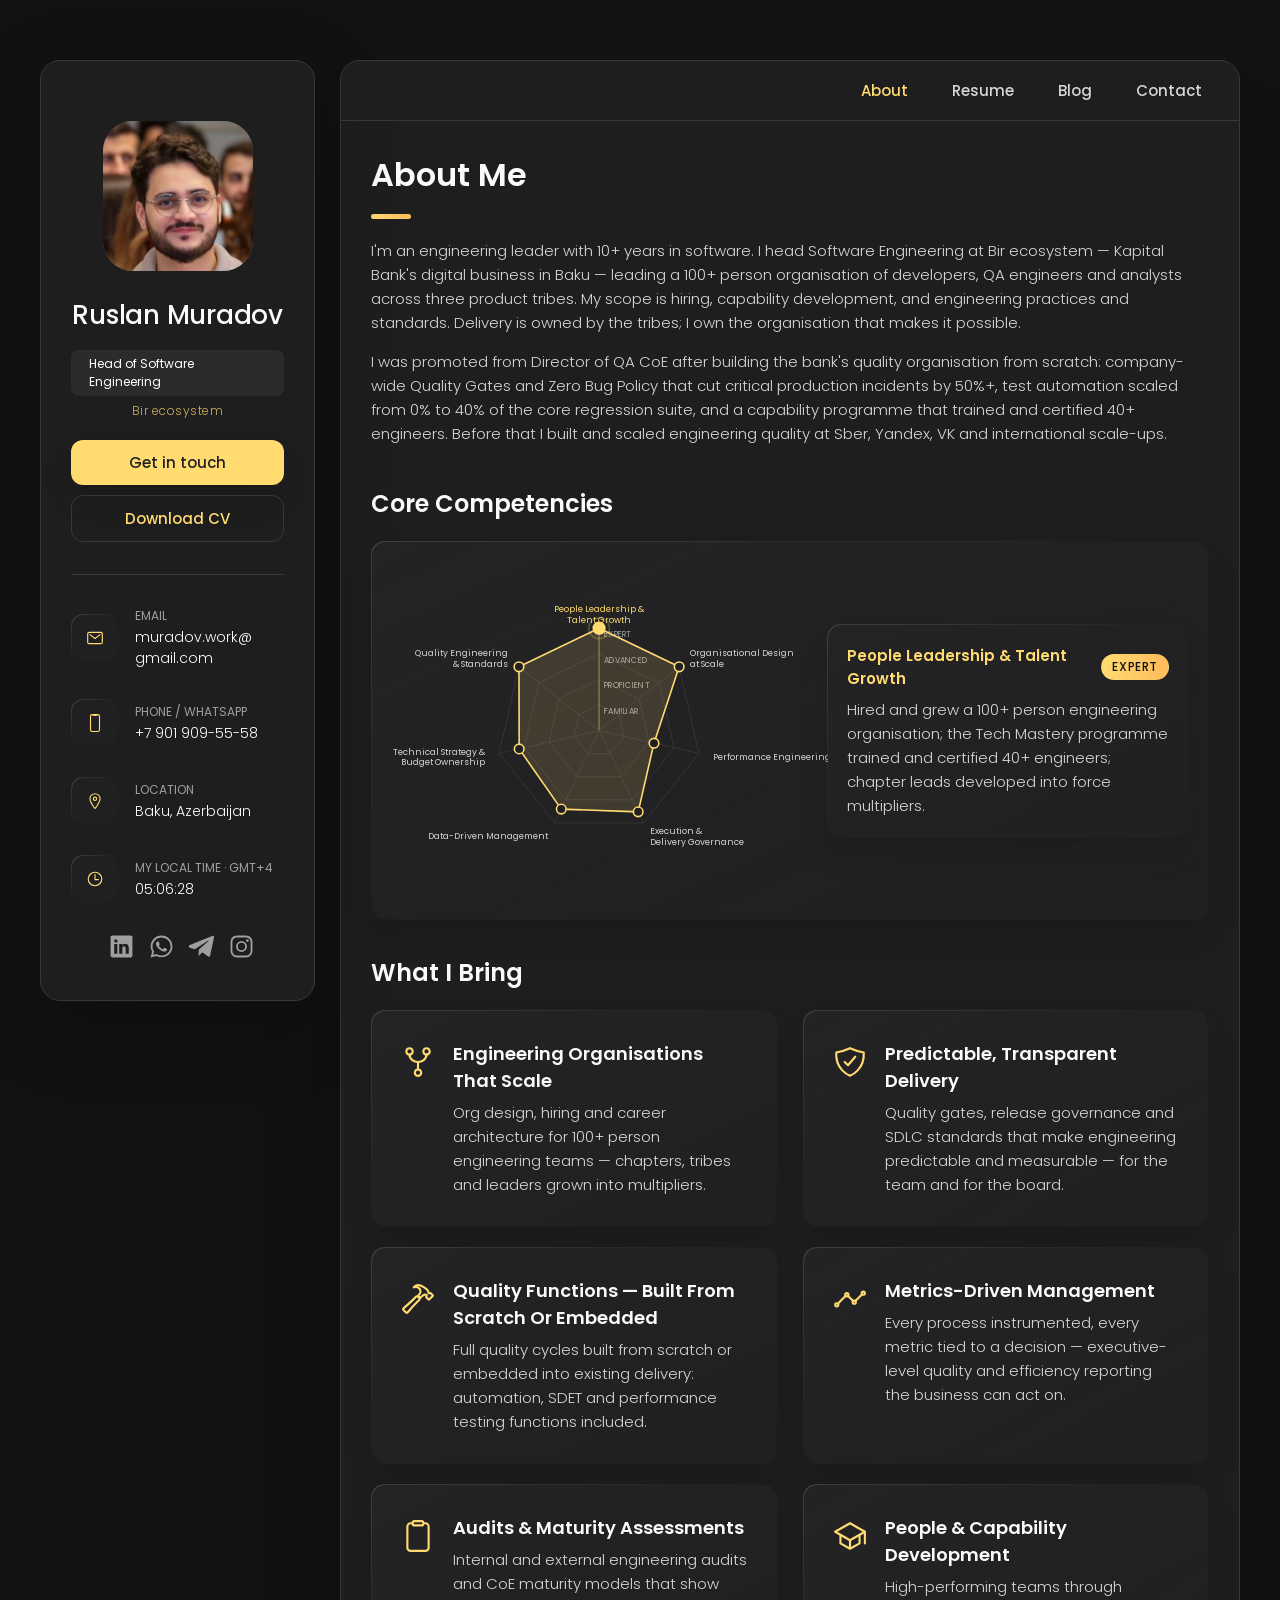
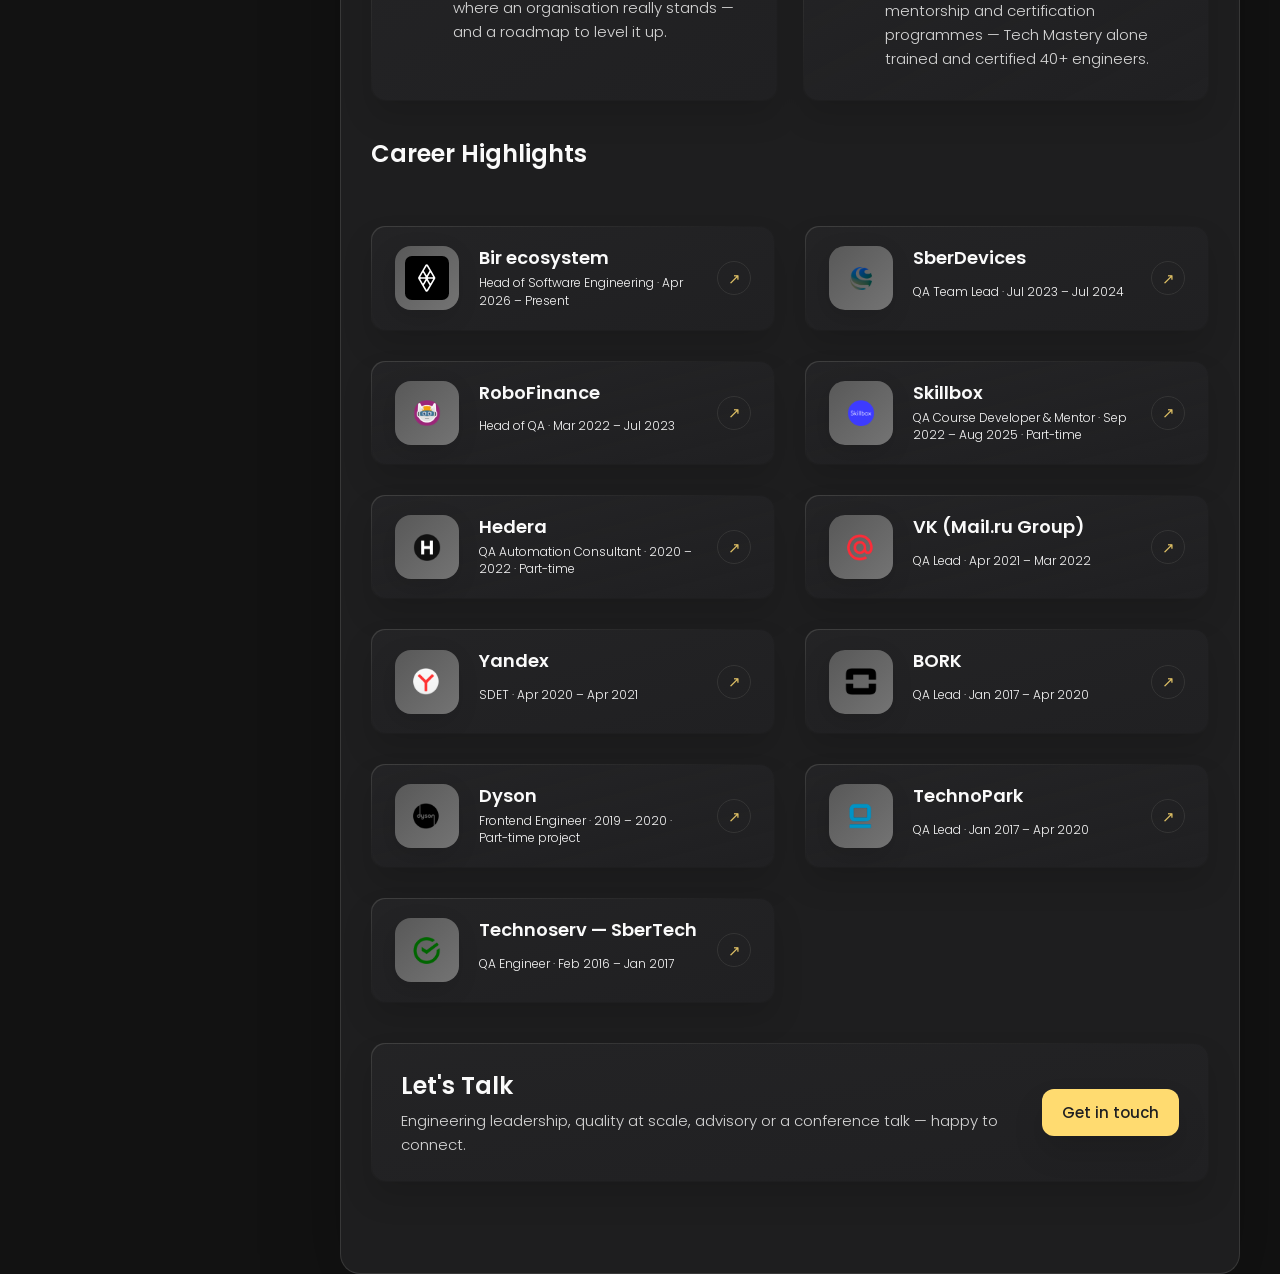
<file: index.html>
<!DOCTYPE html>
<html lang="en">

<head>
  <meta charset="UTF-8">
  <title>Ruslan Muradov — Engineering Leader · Head of Software Engineering</title>
  <meta name="viewport" content="width=device-width, initial-scale=1.0">
  <meta name="description"
    content="Ruslan Muradov — engineering leader. Head of Software Engineering at Bir ecosystem (Kapital Bank's digital business): a 100+ person engineering org. Ex-QA Director, ex-Sber, ex-Yandex, ex-VK.">
  <meta name="author" content="Ruslan Muradov">
  <meta name="robots" content="index, follow, max-snippet:-1, max-image-preview:large">
  <meta name="google-site-verification" content="LNuLlXOLEBprkYFQt46USRWL08YUzZOwNZs4TJLUe-c">
  <meta name="theme-color" content="#1e1e1f">
  <link rel="canonical" href="https://ruslan-muradov.tech/">

  <meta property="og:title" content="Ruslan Muradov — Engineering Leader · Head of Software Engineering">
  <meta property="og:type" content="website">
  <meta property="og:url" content="https://ruslan-muradov.tech/">
  <meta property="og:description"
    content="Head of Software Engineering at Bir ecosystem (Kapital Bank's digital business, Baku): a 100+ person engineering org. Ex-QA Director, ex-Sber, ex-Yandex, ex-VK.">
  <meta property="og:image" content="https://ruslan-muradov.tech/assets/images/og-cover.jpg">
  <meta property="og:image:width" content="1200">
  <meta property="og:image:height" content="630">
  <meta property="og:image:alt" content="Ruslan Muradov — Head of Software Engineering at Bir ecosystem">
  <meta property="og:site_name" content="ruslan-muradov.tech">
  <meta property="og:locale" content="en_US">

  <meta name="twitter:card" content="summary_large_image">
  <meta name="twitter:title" content="Ruslan Muradov — Engineering Leader · Head of Software Engineering">
  <meta name="twitter:description"
    content="Head of Software Engineering at Bir ecosystem (Kapital Bank's digital business, Baku): a 100+ person engineering org. Ex-QA Director, ex-Sber, ex-Yandex, ex-VK.">
  <meta name="twitter:image" content="https://ruslan-muradov.tech/assets/images/og-cover.jpg">
  <meta name="twitter:image:alt" content="Ruslan Muradov — Head of Software Engineering at Bir ecosystem">

  <script type="application/ld+json">
  {
    "@context": "https://schema.org",
    "@type": "ProfilePage",
    "dateModified": "2026-08-15",
    "mainEntity": {
      "@type": "Person",
      "@id": "https://ruslan-muradov.tech/#person",
      "name": "Ruslan Muradov",
      "alternateName": ["Руслан Мурадов", "unrus"],
      "url": "https://ruslan-muradov.tech/",
      "image": "https://ruslan-muradov.tech/assets/images/ruslan-muradov.jpg",
      "jobTitle": "Head of Software Engineering",
      "description": "Engineering leader and QA expert with 10+ years in software: Head of Software Engineering at Bir ecosystem (Kapital Bank's digital business), ex-Director of QA CoE, ex-Head of QA. Engineering management, QA leadership, quality engineering and org design at 100+ person scale.",
      "worksFor": {
        "@type": "Organization",
        "name": "Bir ecosystem",
        "url": "https://bir.az",
        "parentOrganization": {
          "@type": "Organization",
          "name": "Kapital Bank",
          "url": "https://www.kapitalbank.az"
        }
      },
      "alumniOf": [
        {
          "@type": "CollegeOrUniversity",
          "name": "Synergy University"
        }
      ],
      "address": {
        "@type": "PostalAddress",
        "addressLocality": "Baku",
        "addressCountry": "AZ"
      },
      "sameAs": [
        "https://www.linkedin.com/in/ruslan-m/",
        "https://medium.com/@unrus.tech",
        "https://hackernoon.com/u/unrus",
        "https://t.me/unrus",
        "https://www.instagram.com/un.rus/"
      ],
      "knowsAbout": ["Engineering Management", "Engineering Leadership", "QA Leadership", "Quality Assurance", "Quality Engineering", "Test Automation", "QA Strategy", "Load Testing", "Organisational Design"],
      "knowsLanguage": ["English", "Russian", "Azerbaijani", "Turkish"]
    }
  }
  </script>

  <script type="application/ld+json">
  {
    "@context": "https://schema.org",
    "@type": "VideoObject",
    "name": "Video interview on a QA career — Hexlet.io",
    "description": "A long-form interview for the Hexlet.io channel where Ruslan Muradov talks through his career in QA, how modern testing practice works and which skills move a QA engineer forward.",
    "inLanguage": "ru",
    "duration": "PT1H10M20S",
    "embedUrl": "https://www.youtube.com/embed/6y5FTMLGxEg",
    "thumbnailUrl": "https://i.ytimg.com/vi/6y5FTMLGxEg/hqdefault.jpg",
    "uploadDate": "2024-06-19"
  }
  </script>


  <!-- Analytics: GA4 + Microsoft Clarity. На локальных превью теги не грузятся, чтобы не пачкать статистику -->
  <script>
    (function () {
      // Считаем только прод: localhost, file:// и любые превью-домены статистику не пачкают.
      // При смене домена сайта этот список нужно обновить, иначе аналитика перестанет собираться.
      var ANALYTICS_HOSTNAMES = ['ruslan-muradov.tech', 'www.ruslan-muradov.tech'];
      if (ANALYTICS_HOSTNAMES.indexOf(location.hostname) === -1) return;

      var GA4_MEASUREMENT_ID = 'G-B9YELV4HFY';
      var CLARITY_PROJECT_ID = 'y2x8iy7uvf';

      window.dataLayer = window.dataLayer || [];
      window.gtag = function () { window.dataLayer.push(arguments); };
      window.gtag('js', new Date());
      window.gtag('config', GA4_MEASUREMENT_ID);

      window.clarity = window.clarity || function () { (window.clarity.q = window.clarity.q || []).push(arguments); };

      [
        'https://www.googletagmanager.com/gtag/js?id=' + GA4_MEASUREMENT_ID,
        'https://www.clarity.ms/tag/' + CLARITY_PROJECT_ID
      ].forEach(function (src) {
        var tag = document.createElement('script');
        tag.async = true;
        tag.src = src;
        document.head.appendChild(tag);
      });
    })();
  </script>

  <!--
    - favicon
  -->
  <link rel="icon" href="./assets/images/favicon.svg" type="image/svg+xml">
  <link rel="icon" href="./assets/images/favicon-32.png" type="image/png" sizes="32x32">
  <link rel="apple-touch-icon" href="./assets/images/apple-touch-icon.png">

  <!--
    - custom css link
  -->
  <link rel="stylesheet" href="./assets/css/style.css?v=32">

  <!--
    - google font link
  -->
  <link rel="preload" href="./assets/fonts/poppins-v24-latin-regular.woff2" as="font" type="font/woff2" crossorigin>
  <link rel="preload" href="./assets/fonts/poppins-v24-latin-600.woff2" as="font" type="font/woff2" crossorigin>
</head>

<body>

  <!--
    - #MAIN
  -->

  <main>

    <!--
      - #SIDEBAR
    -->

    <aside class="sidebar" data-sidebar>

      <div class="sidebar-info">

        <figure class="avatar-box">
          <img src="./assets/images/ruslan-muradov.jpg" alt="Ruslan Muradov" width="80" height="80">
        </figure>

        <div class="info-content">
          <h1 class="name" title="Ruslan Muradov">Ruslan Muradov</h1>

          <div class="title-badge">
            <p class="title">Head of Software Engineering</p>
            <p class="title-company">Bir ecosystem</p>
          </div>
        </div>

        <button class="info_more-btn" data-sidebar-btn aria-expanded="false" aria-controls="sidebar-more">
          <span>Show contacts</span>

          <svg class="ic" fill="currentColor" aria-hidden="true" xmlns="http://www.w3.org/2000/svg" viewBox="0 0 512 512"><path fill="none" stroke="currentColor" stroke-linecap="round" stroke-linejoin="round" stroke-width="48" d="M112 184l144 144 144-144"/></svg>
        </button>

      </div>

      <div class="sidebar-cta">
        <button type="button" class="cta-btn cta-btn-primary" data-contact-menu-open data-cta-placement="sidebar">Get in touch</button>
        <a class="cta-btn cta-btn-secondary" href="./assets/Ruslan-Muradov-CV.pdf" download data-cv-placement="sidebar">Download CV</a>
      </div>

      <div class="sidebar-info_more" id="sidebar-more">

        <div class="separator"></div>

        <ul class="contacts-list">

          <li class="contact-item">

            <div class="icon-box">
              <svg class="ic" fill="currentColor" aria-hidden="true" xmlns="http://www.w3.org/2000/svg" viewBox="0 0 512 512"><rect x="48" y="96" width="416" height="320" rx="40" ry="40" fill="none" stroke="currentColor" stroke-linecap="round" stroke-linejoin="round" stroke-width="32"/><path fill="none" stroke="currentColor" stroke-linecap="round" stroke-linejoin="round" stroke-width="32" d="M112 160l144 112 144-112"/></svg>
            </div>

            <div class="contact-info">
              <p class="contact-title">Email</p>

              <a href="mailto:muradov.work@gmail.com" class="contact-link">muradov.work@&#8203;gmail.com</a>
            </div>

          </li>

          <li class="contact-item">

            <div class="icon-box">
              <svg class="ic" fill="currentColor" aria-hidden="true" xmlns="http://www.w3.org/2000/svg" viewBox="0 0 512 512"><rect x="128" y="16" width="256" height="480" rx="48" ry="48" fill="none" stroke="currentColor" stroke-linecap="round" stroke-linejoin="round" stroke-width="32"/><path d="M176 16h24a8 8 0 018 8h0a16 16 0 0016 16h64a16 16 0 0016-16h0a8 8 0 018-8h24" fill="none" stroke="currentColor" stroke-linecap="round" stroke-linejoin="round" stroke-width="32"/></svg>
            </div>

            <div class="contact-info">
              <p class="contact-title">Phone / WhatsApp</p>

              <a href="tel:+79019095558" class="contact-link">+7 901 909-55-58</a>
            </div>

          </li>

          <li class="contact-item">

            <div class="icon-box">
              <svg class="ic" fill="currentColor" aria-hidden="true" xmlns="http://www.w3.org/2000/svg" viewBox="0 0 512 512"><path d="M256 48c-79.5 0-144 61.39-144 137 0 87 96 224.87 131.25 272.49a15.77 15.77 0 0025.5 0C304 409.89 400 272.07 400 185c0-75.61-64.5-137-144-137z" fill="none" stroke="currentColor" stroke-linecap="round" stroke-linejoin="round" stroke-width="32"/><circle cx="256" cy="192" r="48" fill="none" stroke="currentColor" stroke-linecap="round" stroke-linejoin="round" stroke-width="32"/></svg>
            </div>

            <div class="contact-info">
              <p class="contact-title">Location</p>

              <address>Baku, Azerbaijan</address>
            </div>

          </li>

          <li class="contact-item">

            <div class="icon-box">
              <svg class="ic" fill="currentColor" aria-hidden="true" xmlns="http://www.w3.org/2000/svg" viewBox="0 0 512 512"><path d="M256 64C150 64 64 150 64 256s86 192 192 192 192-86 192-192S362 64 256 64z" fill="none" stroke="currentColor" stroke-miterlimit="10" stroke-width="32"/><path fill="none" stroke="currentColor" stroke-linecap="round" stroke-linejoin="round" stroke-width="32" d="M256 128v144h96"/></svg>
            </div>

            <div class="contact-info">
              <p class="contact-title">My local time · GMT+4</p>

              <time data-local-time>--:--:--</time>
            </div>

          </li>

        </ul>

        <div class="separator"></div>

        <ul class="social-list">

          <li class="social-item">
            <a href="https://www.linkedin.com/in/ruslan-m/" class="social-link" target="_blank" rel="noopener" aria-label="LinkedIn">
              <svg class="ic" fill="currentColor" aria-hidden="true" xmlns="http://www.w3.org/2000/svg" viewBox="0 0 512 512"><path d="M444.17 32H70.28C49.85 32 32 46.7 32 66.89v374.72C32 461.91 49.85 480 70.28 480h373.78c20.54 0 35.94-18.21 35.94-38.39V66.89C480.12 46.7 464.6 32 444.17 32zm-273.3 373.43h-64.18V205.88h64.18zM141 175.54h-.46c-20.54 0-33.84-15.29-33.84-34.43 0-19.49 13.65-34.42 34.65-34.42s33.85 14.82 34.31 34.42c-.01 19.14-13.31 34.43-34.66 34.43zm264.43 229.89h-64.18V296.32c0-26.14-9.34-44-32.56-44-17.74 0-28.24 12-32.91 23.69-1.75 4.2-2.22 9.92-2.22 15.76v113.66h-64.18V205.88h64.18v27.77c9.34-13.3 23.93-32.44 57.88-32.44 42.13 0 74 27.77 74 87.64z"/></svg>
            </a>
          </li>

          <li class="social-item">
            <a href="https://wa.me/79019095558" class="social-link" target="_blank" rel="noopener" aria-label="WhatsApp">
              <svg class="ic" fill="currentColor" aria-hidden="true" xmlns="http://www.w3.org/2000/svg" viewBox="0 0 512 512"><path d="M414.73 97.1A222.14 222.14 0 00256.94 32C134 32 33.92 131.58 33.87 254a220.61 220.61 0 0029.78 111L32 480l118.25-30.87a223.63 223.63 0 00106.6 27h.09c122.93 0 223-99.59 223.06-222A220.18 220.18 0 00414.73 97.1zM256.94 438.66h-.08a185.75 185.75 0 01-94.36-25.72l-6.77-4-70.17 18.32 18.73-68.09-4.41-7A183.46 183.46 0 0171.53 254c0-101.73 83.21-184.5 185.48-184.5a185 185 0 01185.33 184.64c-.04 101.74-83.21 184.52-185.4 184.52zm101.69-138.19c-5.57-2.78-33-16.2-38.08-18.05s-8.83-2.78-12.54 2.78-14.4 18-17.65 21.75-6.5 4.16-12.07 1.38-23.54-8.63-44.83-27.53c-16.57-14.71-27.75-32.87-31-38.42s-.35-8.56 2.44-11.32c2.51-2.49 5.57-6.48 8.36-9.72s3.72-5.56 5.57-9.26.93-6.94-.46-9.71-12.54-30.08-17.18-41.19c-4.53-10.82-9.12-9.35-12.54-9.52-3.25-.16-7-.2-10.69-.2a20.53 20.53 0 00-14.86 6.94c-5.11 5.56-19.51 19-19.51 46.28s20 53.68 22.76 57.38 39.3 59.73 95.21 83.76a323.11 323.11 0 0031.78 11.68c13.35 4.22 25.5 3.63 35.1 2.2 10.71-1.59 33-13.42 37.63-26.38s4.64-24.06 3.25-26.37-5.11-3.71-10.69-6.48z" fill-rule="evenodd"/></svg>
            </a>
          </li>

          <li class="social-item">
            <a href="https://t.me/unrus" class="social-link" target="_blank" rel="noopener" aria-label="Telegram">
              <svg class="social-icon" viewBox="0 0 24 24" aria-hidden="true">
                <path
                  d="M9.507 15.108l-.395 5.557c.563 0 .809-.244 1.102-.537l2.646-2.553 5.493 4.024c1.008.558 1.715.266 1.98-.934l3.587-16.823c.367-1.747-.633-2.423-1.71-2l-21.9 8.927c-1.732.7-1.712 1.664-.314 2.109l5.585 1.74 12.142-7.873c.751-.458 1.438-.205.873.286l-9.449 8.077z"
                  fill="currentColor" />
              </svg>
            </a>
          </li>

          <li class="social-item">
            <a href="https://www.instagram.com/un.rus/" class="social-link" target="_blank" rel="noopener" aria-label="Instagram">
              <svg class="ic" fill="currentColor" aria-hidden="true" xmlns="http://www.w3.org/2000/svg" viewBox="0 0 512 512"><path d="M349.33 69.33a93.62 93.62 0 0193.34 93.34v186.66a93.62 93.62 0 01-93.34 93.34H162.67a93.62 93.62 0 01-93.34-93.34V162.67a93.62 93.62 0 0193.34-93.34h186.66m0-37.33H162.67C90.8 32 32 90.8 32 162.67v186.66C32 421.2 90.8 480 162.67 480h186.66C421.2 480 480 421.2 480 349.33V162.67C480 90.8 421.2 32 349.33 32z"/><path d="M377.33 162.67a28 28 0 1128-28 27.94 27.94 0 01-28 28zM256 181.33A74.67 74.67 0 11181.33 256 74.75 74.75 0 01256 181.33m0-37.33a112 112 0 10112 112 112 112 0 00-112-112z"/></svg>
            </a>
          </li>

        </ul>

      </div>

    </aside>





    <!--
      - #main-content
    -->

    <div class="main-content">

      <!--
        - #NAVBAR
      -->

      <nav class="navbar">

        <ul class="navbar-list">

          <li class="navbar-item">
            <button class="navbar-link  active" data-nav-link="about">About</button>
          </li>

          <li class="navbar-item">
            <button class="navbar-link" data-nav-link="resume">Resume</button>
          </li>

          <li class="navbar-item">
            <button class="navbar-link" data-nav-link="blog">Blog</button>
          </li>

          <li class="navbar-item">
            <button class="navbar-link" data-nav-link="contact">Contact</button>
          </li>

        </ul>

      </nav>





      <!--
        - #ABOUT
      -->

      <article class="about  active" data-page="about">

        <header>
          <h2 class="h2 article-title">About me</h2>
        </header>

        <section class="about-text">
          <p>
            I'm an engineering leader with 10+ years in software. I head Software Engineering at Bir ecosystem — Kapital
            Bank's digital business in Baku — leading a 100+ person organisation of developers, QA engineers and
            analysts across three product tribes. My scope is hiring, capability development, and engineering
            practices and standards. Delivery is owned by the tribes; I own the organisation that makes it possible.
          </p>

          <p>I was promoted from Director of QA CoE after building the bank's quality organisation from scratch:
            company-wide Quality Gates and Zero Bug Policy that cut critical production incidents by 50%+, test
            automation scaled from 0% to 40% of the core regression suite, and a capability programme that trained
            and certified 40+ engineers. Before that I built and scaled engineering quality at Sber, Yandex, VK and
            international scale-ups.</p>
        </section>


        <section class="skill">


          <h3 class="h3 skills-title">Core Competencies</h3>

          <div class="competency-chart content-card" style="cursor: default;" data-competency-chart>
            <svg id="competency-radar" viewBox="-60 -12 520 424" role="group"
              aria-label="Radar chart of core competencies with maturity levels from Familiar to Expert: people leadership, organisational design, quality engineering, delivery governance, data-driven management, technical strategy, performance engineering"></svg>

            <div class="competency-detail" data-competency-detail aria-live="polite" aria-atomic="true">
              <div class="competency-detail-head">
                <h4 data-competency-title>People Leadership & Talent Growth</h4>
                <span class="competency-level" data-competency-level data-level="expert">Expert</span>
              </div>
              <p data-competency-text>Hired and grew a 100+ person engineering organisation; the Tech Mastery programme trained and certified 40+ engineers.</p>
            </div>
          </div>

        </section>


        <!--
          - service
        -->

        <section class="service">

          <h3 class="h3 service-title">What I bring</h3>

          <ul class="service-list">

            <li class="service-item">

              <div class="service-icon-box">
                <svg class="ic" fill="currentColor" aria-hidden="true" xmlns="http://www.w3.org/2000/svg" viewBox="0 0 512 512"><circle cx="128" cy="96" r="48" fill="none" stroke="currentColor" stroke-linecap="round" stroke-linejoin="round" stroke-width="32"/><circle cx="256" cy="416" r="48" fill="none" stroke="currentColor" stroke-linecap="round" stroke-linejoin="round" stroke-width="32"/><path fill="none" stroke="currentColor" stroke-linecap="round" stroke-linejoin="round" stroke-width="32" d="M256 256v112"/><circle cx="384" cy="96" r="48" fill="none" stroke="currentColor" stroke-linecap="round" stroke-linejoin="round" stroke-width="32"/><path d="M128 144c0 74.67 68.92 112 128 112M384 144c0 74.67-68.92 112-128 112" fill="none" stroke="currentColor" stroke-linecap="round" stroke-linejoin="round" stroke-width="32"/></svg>
              </div>

              <div class="service-content-box">

                <h4 class="h4 service-item-title">Engineering organisations that scale</h4>

                <p class="service-item-text">
                  Org design, hiring and career architecture for 100+ person engineering teams —
                  chapters, tribes and leaders grown into multipliers.
                </p>
              </div>

            </li>

            <li class="service-item">

              <div class="service-icon-box">
                <svg class="ic" fill="currentColor" aria-hidden="true" xmlns="http://www.w3.org/2000/svg" viewBox="0 0 512 512"><path fill="none" stroke="currentColor" stroke-linecap="round" stroke-linejoin="round" stroke-width="32" d="M336 176L225.2 304 176 255.8"/><path d="M463.1 112.37C373.68 96.33 336.71 84.45 256 48c-80.71 36.45-117.68 48.33-207.1 64.37C32.7 369.13 240.58 457.79 256 464c15.42-6.21 223.3-94.87 207.1-351.63z" fill="none" stroke="currentColor" stroke-linecap="round" stroke-linejoin="round" stroke-width="32"/></svg>
              </div>

              <div class="service-content-box">

                <h4 class="h4 service-item-title">Predictable, transparent delivery</h4>

                <p class="service-item-text">
                  Quality gates, release governance and SDLC standards that make engineering
                  predictable and measurable — for the team and for the board.
                </p>
              </div>

            </li>

            <li class="service-item">

              <div class="service-icon-box">
                <svg class="ic" fill="currentColor" aria-hidden="true" xmlns="http://www.w3.org/2000/svg" viewBox="0 0 512 512"><path d="M277.42 247a24.68 24.68 0 00-4.08-5.47L255 223.44a21.63 21.63 0 00-6.56-4.57 20.93 20.93 0 00-23.28 4.27c-6.36 6.26-18 17.68-39 38.43C146 301.3 71.43 367.89 37.71 396.29a16 16 0 00-1.09 23.54l39 39.43a16.13 16.13 0 0023.67-.89c29.24-34.37 96.3-109 136-148.23 20.39-20.06 31.82-31.58 38.29-37.94a21.76 21.76 0 003.84-25.2zM478.43 201l-34.31-34a5.44 5.44 0 00-4-1.59 5.59 5.59 0 00-4 1.59h0a11.41 11.41 0 01-9.55 3.27c-4.48-.49-9.25-1.88-12.33-4.86-7-6.86 1.09-20.36-5.07-29a242.88 242.88 0 00-23.08-26.72c-7.06-7-34.81-33.47-81.55-52.53a123.79 123.79 0 00-47-9.24c-26.35 0-46.61 11.76-54 18.51-5.88 5.32-12 13.77-12 13.77a91.29 91.29 0 0110.81-3.2 79.53 79.53 0 0123.28-1.49C241.19 76.8 259.94 84.1 270 92c16.21 13 23.18 30.39 24.27 52.83.8 16.69-15.23 37.76-30.44 54.94a7.85 7.85 0 00.4 10.83l21.24 21.23a8 8 0 0011.14.1c13.93-13.51 31.09-28.47 40.82-34.46s17.58-7.68 21.35-8.09a35.71 35.71 0 0121.3 4.62 13.65 13.65 0 013.08 2.38c6.46 6.56 6.07 17.28-.5 23.74l-2 1.89a5.5 5.5 0 000 7.84l34.31 34a5.5 5.5 0 004 1.58 5.65 5.65 0 004-1.58L478.43 209a5.82 5.82 0 000-8z" fill="none" stroke="currentColor" stroke-linecap="round" stroke-linejoin="round" stroke-width="32"/></svg>
              </div>

              <div class="service-content-box">

                <h4 class="h4 service-item-title">Quality functions — built from scratch or embedded</h4>

                <p class="service-item-text">
                  Full quality cycles built from scratch or embedded into existing delivery:
                  automation, SDET and performance testing functions included.
                </p>
              </div>

            </li>

            <li class="service-item">

              <div class="service-icon-box">
                <svg class="ic" fill="currentColor" aria-hidden="true" xmlns="http://www.w3.org/2000/svg" viewBox="0 0 512 512"><path fill="none" stroke="currentColor" stroke-linecap="round" stroke-linejoin="round" stroke-width="32" d="M344 280l88-88M232 216l64 64M80 320l104-104"/><circle cx="456" cy="168" r="24" fill="none" stroke="currentColor" stroke-linecap="round" stroke-linejoin="round" stroke-width="32"/><circle cx="320" cy="304" r="24" fill="none" stroke="currentColor" stroke-linecap="round" stroke-linejoin="round" stroke-width="32"/><circle cx="208" cy="192" r="24" fill="none" stroke="currentColor" stroke-linecap="round" stroke-linejoin="round" stroke-width="32"/><circle cx="56" cy="344" r="24" fill="none" stroke="currentColor" stroke-linecap="round" stroke-linejoin="round" stroke-width="32"/></svg>
              </div>

              <div class="service-content-box">

                <h4 class="h4 service-item-title">Metrics-driven management</h4>

                <p class="service-item-text">
                  Every process instrumented, every metric tied to a decision — executive-level
                  quality and efficiency reporting the business can act on.
                </p>
              </div>

            </li>

            <li class="service-item">

              <div class="service-icon-box">
                <svg class="ic" fill="currentColor" aria-hidden="true" xmlns="http://www.w3.org/2000/svg" viewBox="0 0 512 512"><path d="M336 64h32a48 48 0 0148 48v320a48 48 0 01-48 48H144a48 48 0 01-48-48V112a48 48 0 0148-48h32" fill="none" stroke="currentColor" stroke-linejoin="round" stroke-width="32"/><rect x="176" y="32" width="160" height="64" rx="26.13" ry="26.13" fill="none" stroke="currentColor" stroke-linejoin="round" stroke-width="32"/></svg>
              </div>

              <div class="service-content-box">

                <h4 class="h4 service-item-title">Audits & maturity assessments</h4>

                <p class="service-item-text">
                  Internal and external engineering audits and CoE maturity models that show where
                  an organisation really stands — and a roadmap to level it up.
                </p>
              </div>

            </li>

            <li class="service-item">

              <div class="service-icon-box">
                <svg class="ic" fill="currentColor" aria-hidden="true" xmlns="http://www.w3.org/2000/svg" viewBox="0 0 512 512"><path fill="none" stroke="currentColor" stroke-linecap="round" stroke-linejoin="round" stroke-width="32" d="M32 192L256 64l224 128-224 128L32 192z"/><path fill="none" stroke="currentColor" stroke-linecap="round" stroke-linejoin="round" stroke-width="32" d="M112 240v128l144 80 144-80V240M480 368V192M256 320v128"/></svg>
              </div>

              <div class="service-content-box">

                <h4 class="h4 service-item-title">People & capability development</h4>

                <p class="service-item-text">
                  High-performing teams through mentorship and certification programmes —
                  Tech Mastery alone trained and certified 40+ engineers.
                </p>
              </div>

            </li>
          </ul>

        </section>


        <!--
          - testimonials
        -->

        <section class="testimonials">

          <h3 class="h3 testimonials-title">Career highlights</h3>

          <ul class="testimonials-list has-scrollbar">

            <li class="testimonials-item">
              <div class="content-card" data-testimonials-item tabindex="0" role="button" aria-haspopup="dialog">

                <figure class="testimonials-avatar-box">
                  <img src="./assets/images/bir-ecosystem.svg" alt="Bir ecosystem" width="60" height="60" data-testimonials-avatar>
                </figure>

                <h4 class="h4 testimonials-item-title" data-testimonials-title>Bir ecosystem</h4>

                <p class="testimonials-role">Head of Software Engineering · Apr 2026 – Present</p>

                <div class="testimonials-text" data-testimonials-text>
                  <p>
                    The Caucasus' first fully integrated banking, payments and e-commerce ecosystem —
                    Kapital Bank's digital business. Launched in 2025, it brings together leading platforms
                    across banking, payments, cash-to-digital infrastructure and online retail.
                  </p>
                  <br>

                  <p><b class="stack">Focus areas:</b></p>
                  <ul>
                    <li class="timeline-text">Leading the engineering organisation: 100+ people — developers, QA engineers and analysts — organised around three product tribes.</li>
                    <li class="timeline-text">Org design and hiring across engineering, QA and analysis; delivery is owned by the tribes — I own the organisation that makes it possible.</li>
                    <li class="timeline-text">Engineering standards, practices and quality gates as a company-wide system.</li>
                    <li class="timeline-text">Chapter model: growing chapter leads as multipliers of engineering capability.</li>
                  </ul>
                  <br>

                  <p><b class="stack">Role:</b> Head of Software Engineering · Apr 2026 – Present (promoted from Director of QA CoE)</p>
                  <br>

                  <p><b class="stack">Achievements:</b></p>
                  <ul>
                    <li class="timeline-text">Designed and rolled out a guild model across 500+ engineers (Backend, Web, QA, iOS, Android, DevOps/SRE, ITBA, AI) — overlapping initiatives now surface early; I run the QA guild.</li>
                    <li class="timeline-text">Capability programmes — Tech Mastery: 40+ engineers trained and certified.</li>
                    <li class="timeline-text">DevStage, the internal developer portal: pilot on 13 squads ended with a Go decision; DORA metrics now tracked per squad.</li>
                  </ul>
                  <br>

                  <p><b class="stack">Previous role:</b> Director of QA CoE · Jul 2024 – Apr 2026</p>
                  <br>

                  <p><b class="stack">Achievements:</b></p>
                  <ul>
                    <li class="timeline-text">Built a 100+ person QA organisation and Quality Center of Excellence from scratch: structure, roles, governance model and scalable operating processes.</li>
                    <li class="timeline-text">Designed a QA centralisation model (Strong / Mild / Weak CoE) separating responsibilities between the central CoE and product teams.</li>
                    <li class="timeline-text">Introduced company-wide Quality Gates and Zero Bug Policy — critical production incidents down 50%+.</li>
                    <li class="timeline-text">Scaled test automation from 0% to 40% of the core regression suite; established SDET and Performance Testing teams — performance campaigns validated platform capacity to 12,000 TPS.</li>
                    <li class="timeline-text">Defined 10+ quality and efficiency metrics for data-driven reporting (Tableau, Jira).</li>
                    <li class="timeline-text">Developed a 2-year QA strategy with full budget ownership; KPI and OKR frameworks aligned with business goals.</li>
                  </ul>
                  <br>
                </div>

              </div>
            </li>

            <li class="testimonials-item">
              <div class="content-card" data-testimonials-item tabindex="0" role="button" aria-haspopup="dialog">

                <figure class="testimonials-avatar-box">
                  <img class="sDevives-img" src="./assets/images/sDevives.png" alt="sDevives" width="40"
                    data-testimonials-avatar>
                </figure>

                <h4 class="h4 testimonials-item-title" data-testimonials-title>SberDevices</h4>

                <p class="testimonials-role">QA Team Lead · Jul 2023 – Jul 2024</p>

                <div class="testimonials-text" data-testimonials-text>
                  <p>
                    A key tech company within the Sber ecosystem — AI-powered smart devices and platforms:
                    voice assistants, AR/VR and LLMs, with 40+ million users across services.
                  </p>
                  <br>

                  <p><b class="stack">Focus areas:</b></p>
                  <ul>
                    <li class="timeline-text">Led QA across multiple cross-functional squads in the Sber ecosystem.</li>
                    <li class="timeline-text">Built the testing process from scratch in one of the teams.</li>
                    <li class="timeline-text">Introduced shift-left testing across the delivery process.</li>
                  </ul>
                  <br>

                  <p><b class="stack">Role:</b> QA Team Lead · Jul 2023 – Jul 2024</p>
                  <br>

                  <p><b class="stack">Achievements:</b></p>
                  <ul>
                    <li class="timeline-text">Reduced the Zero Bug Policy backlog by 86% — historically the best result for the company's highest-load team.</li>
                    <li class="timeline-text">Grew automation engineering headcount 1.5x (6 to 9 engineers) with no regression in time-to-market or quality.</li>
                    <li class="timeline-text">Improved quality of external products by integrating QA processes that had not existed before; improved testing metrics for better transparency.</li>
                  </ul>
                </div>

              </div>
            </li>

            <li class="testimonials-item">
              <div class="content-card" data-testimonials-item tabindex="0" role="button" aria-haspopup="dialog">

                <figure class="testimonials-avatar-box">
                  <img src="./assets/images/robo.png" alt="RoboCash" width="60" height="36" decoding="async" data-testimonials-avatar>
                </figure>

                <h4 class="h4 testimonials-item-title" data-testimonials-title>RoboFinance</h4>

                <p class="testimonials-role">Head of QA · Mar 2022 – Jul 2023</p>

                <div class="testimonials-text" data-testimonials-text>
                  <p>
                    Digital startup building a fintech and e-commerce ecosystem in the Philippines.
                    UnaBank — the first app-based bank in the country — is a business unit of RoboCash Group.
                  </p>
                  <br>

                  <p><b class="stack">Focus areas:</b></p>
                  <ul>
                    <li class="timeline-text">Managed multiple teams: 12 people in total (3 automation + 9 manual) across 6 teams.</li>
                    <li class="timeline-text">Organised testing processes both from scratch and on top of existing ones.</li>
                    <li class="timeline-text">Created the test strategy and test plans.</li>
                  </ul>
                  <br>

                  <p><b class="stack">Role:</b> Head of QA · Mar 2022 – Jul 2023</p>
                  <br>

                  <p><b class="stack">Achievements:</b></p>
                  <ul>
                    <li class="timeline-text">Drove test automation to 70% coverage of the main services.</li>
                    <li class="timeline-text">Implemented load testing (JMeter + Grafana).</li>
                    <li class="timeline-text">Built a strong testing team that kept quality stable through rapid product growth.</li>
                  </ul>
                  <br>

                  <p><b class="stack">Stack:</b> Java + RestAssured, Charles, Postman</p>
                </div>

              </div>
            </li>

            <li class="testimonials-item">
              <div class="content-card" data-testimonials-item tabindex="0" role="button" aria-haspopup="dialog">

                <figure class="testimonials-avatar-box">
                  <img src="./assets/images/sb.png" alt="SkillBox" width="60" height="36" decoding="async" data-testimonials-avatar>
                </figure>

                <h4 class="h4 testimonials-item-title" data-testimonials-title>Skillbox</h4>

                <p class="testimonials-role">QA Course Developer & Mentor · Sep 2022 – Aug 2025 · Part-time</p>

                <div class="testimonials-text" data-testimonials-text>
                  <p>
                    Skillbox — one of the largest online education platforms in the CIS, focused on in-demand digital professions.
                  </p>
                  <br>

                  <p><b class="stack">Focus areas:</b></p>
                  <ul>
                    <li class="timeline-text">Improving and extending Skillbox's testing courses.</li>
                    <li class="timeline-text">Training student cohorts and providing mentorship.</li>
                    <li class="timeline-text">Participating in the organisation of the IT experts club.</li>
                  </ul>
                  <br>

                  <p><b class="stack">Role:</b> QA Course Developer, Mentor &amp; Expert · Sep 2022 – Aug 2025 · Part-time</p>
                  <br>

                  <p><b class="stack">Achievements:</b></p>
                  <ul>
                    <li class="timeline-text">Developed and supervised a new QA course end to end.</li>
                    <li class="timeline-text">Ran masterclasses, spoke at conferences and wrote articles for the Skillbox brand.</li>
                  </ul>
                  <br>

                </div>

              </div>
            </li>

            <li class="testimonials-item">
              <div class="content-card" data-testimonials-item tabindex="0" role="button" aria-haspopup="dialog">

                <figure class="testimonials-avatar-box">
                  <img src="./assets/images/hedera.png" alt="hedera" width="60" height="36" decoding="async" data-testimonials-avatar>
                </figure>

                <h4 class="h4 testimonials-item-title" data-testimonials-title>Hedera</h4>

                <p class="testimonials-role">QA Automation Consultant · 2020 – 2022 · Part-time</p>

                <div class="testimonials-text" data-testimonials-text>
                  <p>
                    Enterprise-grade public distributed ledger governed by independent global organisations —
                    enterprises, web3 projects and leading universities.
                  </p>
                  <br>

                  <p><b class="stack">Focus areas:</b></p>
                  <ul>
                    <li class="timeline-text">Test automation strategy for decentralised services.</li>
                    <li class="timeline-text">Embedding Cypress pipelines into CI/CD for continuous delivery confidence.</li>
                    <li class="timeline-text">Mentoring engineers on test automation and quality reporting.</li>
                  </ul>
                  <br>

                  <p><b class="stack">Role:</b> QA Automation Consultant · 2020 – 2022 · Part-time</p>
                  <br>

                  <p><b class="stack">Achievements:</b></p>
                  <ul>
                    <li class="timeline-text">Launched Hedera’s JavaScript/Cypress automation programme from the ground up.</li>
                    <li class="timeline-text">Built modular end-to-end test frameworks for decentralised services.</li>
                    <li class="timeline-text">Established regression suites guarding consensus services.</li>
                  </ul>
                  <br>
                  <p><b class="stack">Stack:</b> JavaScript + Cypress</p>

                </div>

              </div>
            </li>


            <li class="testimonials-item">
              <div class="content-card" data-testimonials-item tabindex="0" role="button" aria-haspopup="dialog">

                <figure class="testimonials-avatar-box">
                  <img src="./assets/images/mail.png" alt="MailRu" width="60" height="36" decoding="async" data-testimonials-avatar>
                </figure>

                <h4 class="h4 testimonials-item-title" data-testimonials-title>VK (Mail.ru Group)</h4>

                <p class="testimonials-role">QA Lead · Apr 2021 – Mar 2022</p>

                <div class="testimonials-text" data-testimonials-text>
                  <p>
                    CityMobil — one of Russia's two largest ride-hailing platforms and a VK business unit.
                    I worked on platform services.
                  </p>
                  <br>

                  <p><b class="stack">Focus areas:</b></p>
                  <ul>
                    <li class="timeline-text">Embedding QA into the Scrum delivery process.</li>
                    <li class="timeline-text">Hiring and building the QA team from scratch.</li>
                    <li class="timeline-text">Autotest review, mentoring and growing the company-wide QA community.</li>
                  </ul>
                  <br>

                  <p><b class="stack">Role:</b> QA Lead · Apr 2021 – Mar 2022</p>
                  <br>

                  <p><b class="stack">Achievements:</b></p>
                  <ul>
                    <li class="timeline-text">Achieved 60% API coverage with a Kotlin automation framework built from scratch.</li>
                    <li class="timeline-text">Load testing surfaced the bottlenecks whose fixes increased platform service throughput by 35%.</li>
                    <li class="timeline-text">Coached engineers from junior to mid level; spoke at internal engineering conferences.</li>
                  </ul>
                  <br>
                  <p><b class="stack">Stack:</b> Vegeta, GHZ, Kotlin (API tests), YAML, Charles, Postman</p>

                </div>

              </div>
            </li>

            <li class="testimonials-item">
              <div class="content-card" data-testimonials-item tabindex="0" role="button" aria-haspopup="dialog">

                <figure class="testimonials-avatar-box">
                  <img src="./assets/images/y.png" alt="Yandex" width="60" height="36" decoding="async" data-testimonials-avatar>
                </figure>

                <h4 class="h4 testimonials-item-title" data-testimonials-title>Yandex</h4>

                <p class="testimonials-role">SDET · Apr 2020 – Apr 2021</p>

                <div class="testimonials-text" data-testimonials-text>
                  <p>
                    One of Europe's largest technology companies.
                    Project: Partner Code — an ad display platform.
                  </p>
                  <br>

                  <p><b class="stack">Focus areas:</b></p>
                  <ul>
                    <li class="timeline-text">Implementing the automated testing process and integrating it into Agile delivery workflows.</li>
                    <li class="timeline-text">YAML-based test documentation management.</li>
                    <li class="timeline-text">Driving adoption of developer-written test cases and autotests.</li>
                  </ul>
                  <br>

                  <p><b class="stack">Role:</b> SDET · Apr 2020 – Apr 2021</p>
                  <br>

                  <p><b class="stack">Achievements:</b></p>
                  <ul>
                    <li class="timeline-text">Test scenario creation sped up ~40% after developers started writing YAML cases and autotests.</li>
                    <li class="timeline-text">Reduced defect count by 25% via Zero Bug Policy.</li>
                    <li class="timeline-text">Rolled out Hermione.js visual regression testing to protect UI fidelity at scale.</li>
                  </ul>
                  <br>
                  <p><b class="stack">Stack:</b> JavaScript, WebDriverIO, Hermione.js, YAML, Charles, Postman
                  </p>

                </div>

              </div>
            </li>

            <li class="testimonials-item">
              <div class="content-card" data-testimonials-item tabindex="0" role="button" aria-haspopup="dialog">

                <figure class="testimonials-avatar-box">
                  <img src="./assets/images/bork.png" alt="bork" width="50" height="30" decoding="async" data-testimonials-avatar>
                </figure>

                <h4 class="h4 testimonials-item-title" data-testimonials-title>BORK</h4>

                <p class="testimonials-role">QA Lead · Jan 2017 – Apr 2020</p>

                <div class="testimonials-text" data-testimonials-text>
                  <p>
                    BORK — international premium home-appliance brand.
                    I worked across all projects of the BORK &amp; Technopark holding (~3,000 employees).
                  </p>
                  <br>

                  <p><b class="stack">Focus areas:</b></p>
                  <ul>
                    <li class="timeline-text">Implementing the testing process in a two-week Scrum delivery cycle.</li>
                    <li class="timeline-text">Hiring the QA team from scratch and setting up the automation environment: tooling selection and configuration.</li>
                    <li class="timeline-text">In parallel (2019 – 2020) worked as a Frontend Engineer on BORK projects: the new BORK website, Technopark landing pages and the holding's StoryBook.</li>
                  </ul>
                  <br>

                  <p><b class="stack">Role:</b> QA Lead · Jan 2017 – Apr 2020</p>
                  <br>

                  <p><b class="stack">Achievements:</b></p>
                  <ul>
                    <li class="timeline-text">Built the QA function from scratch: hired and grew the team to 6 engineers.</li>
                    <li class="timeline-text">Mentored 6 engineers from junior to mid/senior level.</li>
                    <li class="timeline-text">Achieved ~90% automation coverage for the BORK project.</li>
                  </ul>
                  <br>
                  <p><b class="stack">Stack:</b> Codeception, Selenium, Allure, JavaScript, Jira, Confluence</p>

                </div>

              </div>
            </li>

            <li class="testimonials-item">
              <div class="content-card" data-testimonials-item tabindex="0" role="button" aria-haspopup="dialog">

                <figure class="testimonials-avatar-box">
                  <img src="./assets/images/dyson.png" alt="Dyson" width="60" height="36" decoding="async" data-testimonials-avatar>
                </figure>

                <h4 class="h4 testimonials-item-title" data-testimonials-title>Dyson</h4>

                <p class="testimonials-role">Frontend Engineer · 2019 – 2020 · Part-time project</p>

                <div class="testimonials-text" data-testimonials-text>
                  <p>
                    Dyson — British technology company designing premium home appliances,
                    with customers in over 100 countries worldwide.
                  </p>
                  <br>

                  <p><b class="stack">Focus areas:</b></p>
                  <ul>
                    <li class="timeline-text">Responsive UI across Dyson’s global storefronts.</li>
                    <li class="timeline-text">Partnering with backend squads to streamline API integrations.</li>
                  </ul>
                  <br>

                  <p><b class="stack">Role:</b> Frontend Engineer · 2019 – 2020 · Part-time project</p>
                  <br>

                  <p><b class="stack">Achievements:</b></p>
                  <ul>
                    <li class="timeline-text">Sped up delivery with React and Vue component libraries.</li>
                    <li class="timeline-text">Optimised web vitals for product launch campaigns.</li>
                  </ul>
                  <br>

                  <p><b class="stack">Stack:</b> HTML, CSS, JavaScript, React, Vue.js, Figma, Sketch</p>

                </div>

              </div>
            </li>

            <li class="testimonials-item">
              <div class="content-card" data-testimonials-item tabindex="0" role="button" aria-haspopup="dialog">

                <figure class="testimonials-avatar-box">
                  <img src="./assets/images/tp.png" alt="tp" width="60" height="36" decoding="async" data-testimonials-avatar>
                </figure>

                <h4 class="h4 testimonials-item-title" data-testimonials-title>TechnoPark</h4>

                <p class="testimonials-role">QA Lead · Jan 2017 – Apr 2020</p>

                <div class="testimonials-text" data-testimonials-text>
                  <p>
                    TechnoPark — one of Russia's largest consumer electronics retailers, the first and only
                    publicly traded company in its market sector. Part of the BORK &amp; Technopark holding.
                  </p>
                  <br>

                  <p><b class="stack">Focus areas:</b></p>
                  <ul>
                    <li class="timeline-text">QA strategy for TechnoPark’s omnichannel retail relaunch.</li>
                    <li class="timeline-text">Cross-team quality councils and executive-level QA reporting.</li>
                    <li class="timeline-text">Autotest review and mentoring.</li>
                  </ul>
                  <br>

                  <p><b class="stack">Role:</b> QA Lead · Jan 2017 – Apr 2020</p>
                  <br>

                  <p><b class="stack">Achievements:</b></p>
                  <ul>
                    <li class="timeline-text">Achieved ~50% automation coverage using Codeception, Selenium and Allure.</li>
                    <li class="timeline-text">Made quality measurable for the leadership team through regular executive reporting.</li>
                  </ul>
                  <br>
                  <p><b class="stack">Stack:</b> PHP, Codeception, Selenium, Allure, JavaScript, Jira,
                    Confluence</p>
                </div>
              </div>
            </li>

            <li class="testimonials-item">
              <div class="content-card" data-testimonials-item tabindex="0" role="button" aria-haspopup="dialog">

                <figure class="testimonials-avatar-box">
                  <img src="./assets/images/sber.png" alt="sber" width="60" height="36" decoding="async" data-testimonials-avatar>
                </figure>

                <h4 class="h4 testimonials-item-title" data-testimonials-title>Technoserv — SberTech</h4>

                <p class="testimonials-role">QA Engineer · Feb 2016 – Jan 2017</p>

                <div class="testimonials-text" data-testimonials-text>
                  <p>
                    Technoserv — one of Russia's largest system integrators (~5,000 employees).
                    Manual QA of SberTech banking projects for the Sberbank Group.
                  </p>
                  <br>

                  <p><b class="stack">Focus areas:</b></p>
                  <ul>
                    <li class="timeline-text">Manual testing of SberTech banking platforms.</li>
                    <li class="timeline-text">Collaboration with the development team to reproduce and isolate defects.</li>
                  </ul>
                  <br>

                  <p><b class="stack">Role:</b> QA Engineer · Feb 2016 – Jan 2017</p>
                  <br>

                  <p><b class="stack">Achievements:</b></p>
                  <ul>
                    <li class="timeline-text">Designed and executed test scenarios in HP ALM.</li>
                    <li class="timeline-text">Prepared acceptance checklists and testing reports; maintained the defect base in Jira.</li>
                  </ul>
                  <br>
                  <p><b class="stack">Stack:</b> SeleniumIDE, HP ALM, Jira</p>

                </div>

              </div>
            </li>

          </ul>

        </section>


        <!--
          - testimonials modal
        -->

        <div class="modal-container" data-modal-container>

          <div class="overlay" data-overlay></div>

          <section class="testimonials-modal" role="dialog" aria-modal="true" aria-labelledby="project-modal-title">

            <button class="modal-close-btn" data-modal-close-btn aria-label="Close">
              <svg class="ic" fill="currentColor" aria-hidden="true" xmlns="http://www.w3.org/2000/svg" viewBox="0 0 512 512"><path fill="none" stroke="currentColor" stroke-linecap="round" stroke-linejoin="round" stroke-width="32" d="M368 368L144 144M368 144L144 368"/></svg>
            </button>

            <div class="modal-img-wrapper">
              <figure class="modal-avatar-box">
                <img src="./assets/images/my-avatar.png" alt="" width="80" data-modal-img>
              </figure>
            </div>

            <div class="modal-content">

              <h4 class="h3 modal-title" id="project-modal-title" data-modal-title></h4>

              <div data-modal-text></div>

            </div>

          </section>

        </div>


        <!--
          - clients
        -->



        <section class="cta-banner" aria-label="Get in touch">
          <div class="cta-banner-content">
            <h3 class="h3 cta-banner-title">Let's talk</h3>
            <p class="cta-banner-text">Engineering leadership, quality at scale, advisory or a conference talk — happy to connect.</p>
          </div>
          <button type="button" class="cta-btn cta-btn-primary" data-contact-menu-open data-cta-placement="about_end">Get in touch</button>
        </section>

      </article>





      <!--
        - #RESUME
      -->

      <article class="resume" data-page="resume">

        <header>
          <h2 class="h2 article-title">Resume</h2>
        </header>


        <section class="cv-linkedin cv-actions">
          <a class="linkedin-btn" target="_blank" rel="noopener" href="https://www.linkedin.com/in/ruslan-m/">
            <svg class="ic" fill="currentColor" aria-hidden="true" xmlns="http://www.w3.org/2000/svg" viewBox="0 0 512 512"><path d="M444.17 32H70.28C49.85 32 32 46.7 32 66.89v374.72C32 461.91 49.85 480 70.28 480h373.78c20.54 0 35.94-18.21 35.94-38.39V66.89C480.12 46.7 464.6 32 444.17 32zm-273.3 373.43h-64.18V205.88h64.18zM141 175.54h-.46c-20.54 0-33.84-15.29-33.84-34.43 0-19.49 13.65-34.42 34.65-34.42s33.85 14.82 34.31 34.42c-.01 19.14-13.31 34.43-34.66 34.43zm264.43 229.89h-64.18V296.32c0-26.14-9.34-44-32.56-44-17.74 0-28.24 12-32.91 23.69-1.75 4.2-2.22 9.92-2.22 15.76v113.66h-64.18V205.88h64.18v27.77c9.34-13.3 23.93-32.44 57.88-32.44 42.13 0 74 27.77 74 87.64z"/></svg>
            <span>View LinkedIn Profile</span>
          </a>
          <a class="linkedin-btn" href="./assets/Ruslan-Muradov-CV.pdf" download>
            <svg class="ic" fill="currentColor" aria-hidden="true" xmlns="http://www.w3.org/2000/svg" viewBox="0 0 512 512"><path d="M416 221.25V416a48 48 0 01-48 48H144a48 48 0 01-48-48V96a48 48 0 0148-48h98.75a32 32 0 0122.62 9.37l141.26 141.26a32 32 0 019.37 22.62z" fill="none" stroke="currentColor" stroke-linejoin="round" stroke-width="32"/><path d="M256 56v120a32 32 0 0032 32h120M176 288h160M176 368h160" fill="none" stroke="currentColor" stroke-linecap="round" stroke-linejoin="round" stroke-width="32"/></svg>
            <span>Download CV (PDF)</span>
          </a>
        </section>


        <section class="timeline">

          <div class="title-wrapper">
            <div class="icon-box">
              <svg class="ic" fill="currentColor" aria-hidden="true" xmlns="http://www.w3.org/2000/svg" viewBox="0 0 512 512"><rect x="32" y="128" width="448" height="320" rx="48" ry="48" fill="none" stroke="currentColor" stroke-linejoin="round" stroke-width="32"/><path d="M144 128V96a32 32 0 0132-32h160a32 32 0 0132 32v32M480 240H32M320 240v24a8 8 0 01-8 8H200a8 8 0 01-8-8v-24" fill="none" stroke="currentColor" stroke-linecap="round" stroke-linejoin="round" stroke-width="32"/></svg>
            </div>

            <h3 class="h3">Experience</h3>
          </div>

          <ol class="timeline-list">

            <li class="timeline-item">

              <h4 class="h4 timeline-item-title">Head of Software Engineering — Bir ecosystem</h4>

              <span>Apr 2026 — Present · Baku, Azerbaijan</span>
              <ul>
                <li class="timeline-text">Leading the engineering organisation of the Bir ecosystem (Kapital Bank's digital business): 100+ people — developers, QA engineers and analysts — organised around three product tribes.</li>
                <li class="timeline-text">Scope: hiring, capability development, engineering practices and standards. Delivery is owned by the tribes; I own the organisation that makes it possible.</li>
                <li class="timeline-text">Promoted from Director of QA CoE after building the bank's quality organisation from scratch.</li>
                <li class="timeline-text">Org design and hiring across engineering, QA and analysis.</li>
                <li class="timeline-text">Engineering standards, practices and quality gates as a company-wide system.</li>
                <li class="timeline-text">Chapter model: growing chapter leads as multipliers of engineering capability.</li>
                <li class="timeline-text">Capability programmes — Tech Mastery: 40+ engineers trained and certified.</li>
                <li class="timeline-text">DevStage, the internal developer portal: pilot on 13 squads ended with a Go decision; DORA metrics now tracked per squad.</li>
              </ul>

            </li>

            <li class="timeline-item">

              <h4 class="h4 timeline-item-title">Director of QA CoE — Bir ecosystem</h4>

              <span>Jul 2024 — Apr 2026 · Baku, Azerbaijan</span>
              <ul>
                <li class="timeline-text">Built a QA organisation and Quality Center of Excellence from scratch — 100+ employees: QA Chapter Leads, SDET, Load Engineers, QA Engineers.</li>
                <li class="timeline-text">Designed and implemented a QA centralisation model (Strong / Mild / Weak CoE), separating responsibilities between the central QA CoE and product teams.</li>
                <li class="timeline-text">Introduced company-wide Quality Gates and Zero Bug Policy, reducing critical production incidents by 50%+ and turning quality into an executive-level metric.</li>
                <li class="timeline-text">Scaled test automation from 0% to 40% of the core regression suite, cutting average regression testing time.</li>
                <li class="timeline-text">Established SDET and Performance Testing teams with standardised playbooks for high-load systems; performance campaigns validated platform capacity to 12,000 TPS.</li>
                <li class="timeline-text">Defined 10+ quality and efficiency metrics enabling data-driven quality reporting (Tableau, Jira).</li>
                <li class="timeline-text">Developed a 2-year QA strategy with full budget ownership; implemented KPI and OKR frameworks aligned with business goals.</li>
              </ul>

            </li>

            <li class="timeline-item">

              <h4 class="h4 timeline-item-title">QA Team Lead — SberDevices</h4>

              <span>Jul 2023 — Jul 2024 · Moscow, hybrid</span>
              <ul>
                <li class="timeline-text">Reduced the Zero Bug Policy backlog by 86% in a short period — historically the best result for the company's highest-load team.</li>
                <li class="timeline-text">Grew the number of engineers writing automated tests from 6 to 9 (1.5x) without loss of time-to-market or quality.</li>
                <li class="timeline-text">Improved quality of external products by integrating QA processes that had not existed before.</li>
                <li class="timeline-text">Built the testing process from scratch in one of the teams; improved testing metrics for better transparency; introduced shift-left testing.</li>
              </ul>

            </li>

            <li class="timeline-item">

              <h4 class="h4 timeline-item-title">Head of QA — RoboFinance (UnaBank, Philippines)</h4>

              <span>Mar 2022 — Jul 2023 · Remote</span>

              <ul>
                <li class="timeline-text">Managed multiple teams: 12 people in total (3 automation + 9 manual) across 6 teams.</li>
                <li class="timeline-text">Drove test automation to 70% coverage of the main services (Java + RestAssured).</li>
                <li class="timeline-text">Implemented load testing (JMeter + Grafana).</li>
                <li class="timeline-text">Organised testing processes both from scratch and on top of existing ones; created the test strategy and test plans.</li>
              </ul>

            </li>

            <li class="timeline-item">

              <h4 class="h4 timeline-item-title">QA Lead — VK (CityMobil)</h4>

              <span>Apr 2021 — Mar 2022 · Moscow</span>

              <ul>
                <li class="timeline-text">Achieved 60% API coverage with a Kotlin automation framework built from scratch.</li>
                <li class="timeline-text">Load testing (Vegeta, GHZ) surfaced the bottlenecks whose fixes increased platform service throughput by 35%.</li>
                <li class="timeline-text">Built the QA team from scratch: hired, onboarded and coached engineers from junior to mid level.</li>
                <li class="timeline-text">Embedded Scrum-aligned QA processes into delivery cadences; spoke at internal engineering conferences.</li>
              </ul>

            </li>

            <li class="timeline-item">

              <h4 class="h4 timeline-item-title">SDET — Yandex</h4>

              <span>Apr 2020 — Apr 2021 · Remote</span>

              <ul>
                <li class="timeline-text">Implemented the automated testing process and integrated it into Agile delivery workflows; rolled out Hermione.js visual regression testing.</li>
                <li class="timeline-text">Introduced YAML-based test documentation management.</li>
                <li class="timeline-text">Drove adoption of developer-written test cases and autotests — 40% faster scenario creation.</li>
                <li class="timeline-text">Reduced defect count by 25% via Zero Bug Policy.</li>
              </ul>

            </li>

            <li class="timeline-item">

              <h4 class="h4 timeline-item-title">QA Lead — BORK & TechnoPark (BORK International Holding)</h4>

              <span>Jan 2017 — Apr 2020 · Moscow</span>

              <ul>
                <li class="timeline-text">Built the QA function from scratch: hired and grew the team to 6 engineers; mentored 6 from junior to mid/senior level.</li>
                <li class="timeline-text">Achieved ~90% automation coverage for BORK and ~50% for TechnoPark using Codeception, Selenium and Allure.</li>
                <li class="timeline-text">Defined the QA strategy for TechnoPark's omnichannel retail relaunch.</li>
              </ul>

            </li>

            <li class="timeline-item">

              <h4 class="h4 timeline-item-title">QA Engineer — Technoserv (SberTech projects)</h4>

              <span>Feb 2016 — Jan 2017 · Remote</span>

              <ul>
                <li class="timeline-text">Manual testing of SberTech banking projects: test scenarios, defects, checklists, reports (SeleniumIDE, HP ALM, Jira).</li>
                <li class="timeline-text">Worked with the development team to reproduce and isolate defects.</li>
              </ul>

            </li>

          </ol>

        </section>

        <section class="timeline">

          <div class="title-wrapper">
            <div class="icon-box">
              <svg class="ic" fill="currentColor" aria-hidden="true" xmlns="http://www.w3.org/2000/svg" viewBox="0 0 512 512"><path d="M402 168c-2.93 40.67-33.1 72-66 72s-63.12-31.32-66-72c-3-42.31 26.37-72 66-72s69 30.46 66 72z" fill="none" stroke="currentColor" stroke-linecap="round" stroke-linejoin="round" stroke-width="32"/><path d="M336 304c-65.17 0-127.84 32.37-143.54 95.41-2.08 8.34 3.15 16.59 11.72 16.59h263.65c8.57 0 13.77-8.25 11.72-16.59C463.85 335.36 401.18 304 336 304z" fill="none" stroke="currentColor" stroke-miterlimit="10" stroke-width="32"/><path d="M200 185.94c-2.34 32.48-26.72 58.06-53 58.06s-50.7-25.57-53-58.06C91.61 152.15 115.34 128 147 128s55.39 24.77 53 57.94z" fill="none" stroke="currentColor" stroke-linecap="round" stroke-linejoin="round" stroke-width="32"/><path d="M206 306c-18.05-8.27-37.93-11.45-59-11.45-52 0-102.1 25.85-114.65 76.2-1.65 6.66 2.53 13.25 9.37 13.25H154" fill="none" stroke="currentColor" stroke-linecap="round" stroke-miterlimit="10" stroke-width="32"/></svg>
            </div>

            <h3 class="h3">Advisory & Part-Time</h3>
          </div>

          <ol class="timeline-list">

            <li class="timeline-item">

              <h4 class="h4 timeline-item-title">QA Automation Consultant — Hedera Governing Council</h4>

              <span>2020 — 2022 · Part-time</span>
              <p class="timeline-text">
                Launched the JavaScript/Cypress automation programme from the ground up and established
                regression suites guarding consensus-layer services.
              </p>

            </li>

            <li class="timeline-item">

              <h4 class="h4 timeline-item-title">QA Course Developer, Mentor & Expert — Skillbox</h4>

              <span>Sep 2022 — Aug 2025 · Part-time, remote</span>
              <p class="timeline-text">
                Improved and extended Skillbox testing courses, developed and supervised a new QA course,
                trained students, helped run the IT experts club, spoke at conferences and wrote articles for the brand.
              </p>

            </li>

            <li class="timeline-item">

              <h4 class="h4 timeline-item-title">Frontend Engineer — BORK</h4>

              <span>Apr 2019 — Feb 2020 · In parallel with the QA Lead role</span>
              <p class="timeline-text">
                Worked part-time as a frontend developer on BORK projects: the new BORK website, Technopark
                landing pages and the holding's StoryBook (JavaScript, ES6, Webpack, Sass, BEM, Figma, Sketch).
              </p>

            </li>

            <li class="timeline-item">

              <h4 class="h4 timeline-item-title">Frontend Engineer — Dyson</h4>

              <span>2019 — 2020 · Part-time project</span>
              <p class="timeline-text">
                Responsive UI across Dyson's global storefronts, React and Vue component libraries,
                web-vitals tuning and API integration work alongside the backend squads.
              </p>

            </li>

          </ol>

        </section>

        <section class="timeline">

          <div class="title-wrapper">
            <div class="icon-box">
              <svg class="ic" fill="currentColor" aria-hidden="true" xmlns="http://www.w3.org/2000/svg" viewBox="0 0 512 512"><path fill="none" stroke="currentColor" stroke-linecap="round" stroke-linejoin="round" stroke-width="32" d="M32 192L256 64l224 128-224 128L32 192z"/><path fill="none" stroke="currentColor" stroke-linecap="round" stroke-linejoin="round" stroke-width="32" d="M112 240v128l144 80 144-80V240M480 368V192M256 320v128"/></svg>
            </div>

            <h3 class="h3">Education</h3>
          </div>

          <ol class="timeline-list">

            <li class="timeline-item">

              <h4 class="h4 timeline-item-title">B.Sc. in Computer Science — Synergy University</h4>

              <span>Moscow</span>

            </li>

            <li class="timeline-item">

              <h4 class="h4 timeline-item-title">Associate Degree in Economics — Moscow Automobile & Road College</h4>

              <span>Moscow</span>

            </li>

          </ol>

        </section>

        <section class="timeline">

          <div class="title-wrapper">
            <div class="icon-box">
              <svg class="ic" fill="currentColor" aria-hidden="true" xmlns="http://www.w3.org/2000/svg" viewBox="0 0 512 512"><path d="M431 320.6c-1-3.6 1.2-8.6 3.3-12.2a33.68 33.68 0 012.1-3.1A162 162 0 00464 215c.3-92.2-77.5-167-173.7-167-83.9 0-153.9 57.1-170.3 132.9a160.7 160.7 0 00-3.7 34.2c0 92.3 74.8 169.1 171 169.1 15.3 0 35.9-4.6 47.2-7.7s22.5-7.2 25.4-8.3a26.44 26.44 0 019.3-1.7 26 26 0 0110.1 2l56.7 20.1a13.52 13.52 0 003.9 1 8 8 0 008-8 12.85 12.85 0 00-.5-2.7z" fill="none" stroke="currentColor" stroke-linecap="round" stroke-miterlimit="10" stroke-width="32"/><path d="M66.46 232a146.23 146.23 0 006.39 152.67c2.31 3.49 3.61 6.19 3.21 8s-11.93 61.87-11.93 61.87a8 8 0 002.71 7.68A8.17 8.17 0 0072 464a7.26 7.26 0 002.91-.6l56.21-22a15.7 15.7 0 0112 .2c18.94 7.38 39.88 12 60.83 12A159.21 159.21 0 00284 432.11" fill="none" stroke="currentColor" stroke-linecap="round" stroke-miterlimit="10" stroke-width="32"/></svg>
            </div>

            <h3 class="h3">Languages</h3>
          </div>

          <p class="timeline-text" style="margin-left: 45px;">
            English · Russian (native) · Azerbaijani · Turkish
          </p>

        </section>

        <section class="cta-banner" aria-label="Get in touch">
          <div class="cta-banner-content">
            <h3 class="h3 cta-banner-title">Let's talk</h3>
            <p class="cta-banner-text">Engineering leadership, quality at scale, advisory or a conference talk — happy to connect.</p>
          </div>
          <button type="button" class="cta-btn cta-btn-primary" data-contact-menu-open data-cta-placement="resume_end">Get in touch</button>
        </section>

      </article>


      <!--
        - #BLOG
      -->

      <article class="blog" data-page="blog">

        <header>
          <h2 class="h2 article-title">Blog</h2>
        </header>

        <section class="blog-posts">


          <div class="video-blog blog-video-card">

            <div class="video-frame">
              <iframe
                class="iframe-blog"
                src="https://www.youtube.com/embed/6y5FTMLGxEg?si=dO-E30NPiEUyRLuK&amp;start=121"
                title="Video interview with Ruslan Muradov about QA careers (Hexlet.io)"
                allow="accelerometer; autoplay; clipboard-write; encrypted-media; gyroscope; picture-in-picture; web-share"
                referrerpolicy="strict-origin-when-cross-origin" loading="lazy">
              </iframe>
            </div>

            <div class="blog-content">

              <div class="blog-meta">
                <p class="blog-category">Interview</p>

                <span class="dot"></span>

                <time datetime="PT1H10M20S">1:10:20</time>

                <span class="dot"></span>

                <p class="blog-category">in Russian</p>

                <span class="dot"></span>

                <time datetime="2024-06-19">06.2024</time>
              </div>

              <h3 class="h3 blog-item-title">Video interview on a QA career — Hexlet.io</h3>

              <p class="blog-text">A long-form interview for the Hexlet.io channel where I talk through my career in QA — how modern testing practice actually works, and which skills move a QA engineer forward.</p>
            </div>

          </div>

          <h3 class="h3 article-title">Speaking &amp; media</h3>

          <ul class="speaking-list">
            <li class="speaking-item">
              <span class="speaking-title"><a href="https://habr.com/ru/companies/jugru/articles/803541/" target="_blank" rel="noopener" lang="ru">Как мы тестировали UX на Филиппинах</a></span>
              <span class="speaking-meta">Heisenbug 2024 Spring · conference talk on UX testing, co-presented with Dmitry Gorbachev (04.2024)</span>
            </li>
            <li class="speaking-item">
              <span class="speaking-title">Zero Bug Policy in practice</span>
              <span class="speaking-meta">Tech Guild Event · talk on making quality objective and transparent across projects</span>
            </li>
            <li class="speaking-item">
              <span class="speaking-title">QA Tech Mastery — internal capability programme</span>
              <span class="speaking-meta">Bir ecosystem · designed and led a hands-on programme; 40+ engineers trained and certified</span>
            </li>
            <li class="speaking-item">
              <span class="speaking-title">Working with juniors, hiring seniors</span>
              <span class="speaking-meta">Skillbox Code Experts · live session for the expert community (02.2024)</span>
            </li>
            <li class="speaking-item">
              <span class="speaking-title">Conference talks &amp; masterclasses</span>
              <span class="speaking-meta">Skillbox · QA courses, masterclasses and the IT experts club (2022–2025)</span>
            </li>
            <li class="speaking-item">
              <span class="speaking-title">Internal engineering conferences</span>
              <span class="speaking-meta">VK · talks that grew the company-wide QA community</span>
            </li>
          </ul>

          <h3 class="h3 article-title">Awards &amp; recognition</h3>

          <ul class="speaking-list">
            <li class="speaking-item">
              <span class="speaking-title">Judge — Digital Transformation Leaders hackathon</span>
              <span class="speaking-meta">Moscow Mayor's international hackathon · judged digital solutions built for city and enterprise challenges (2025)</span>
            </li>
            <li class="speaking-item">
              <a href="https://globeeawards.com/ruslan-muradov/" target="_blank" rel="noopener">
                <span class="speaking-title">Judge — Globee&reg; Awards for Technology</span>
                <span class="speaking-meta">Globee&reg; Business Awards · invited industry judge for the international technology awards program (2022)</span>
              </a>
            </li>
          </ul>

          <h3 class="h3 article-title">Leadership &amp; engineering strategy</h3>

          <ul class="blog-posts-list">

            <li class="blog-post-item">
              <a href="https://medium.com/@unrus.tech/ai-in-software-development-where-the-real-speedup-is-and-where-its-self-deception-1dae834ef00b"
                target="_blank" rel="noopener">

                <div class="blog-icon-box" aria-hidden="true">
                  <svg class="ic" fill="currentColor" aria-hidden="true" xmlns="http://www.w3.org/2000/svg" viewBox="0 0 512 512"><rect x="80" y="80" width="352" height="352" rx="48" ry="48" fill="none" stroke="currentColor" stroke-linejoin="round" stroke-width="32"/><rect x="144" y="144" width="224" height="224" rx="16" ry="16" fill="none" stroke="currentColor" stroke-linejoin="round" stroke-width="32"/><path fill="none" stroke="currentColor" stroke-linecap="round" stroke-linejoin="round" stroke-width="32" d="M256 80V48M336 80V48M176 80V48M256 464v-32M336 464v-32M176 464v-32M432 256h32M432 336h32M432 176h32M48 256h32M48 336h32M48 176h32"/></svg>
                </div>

                <div class="blog-content">

                  <div class="blog-meta">

                    <p class="blog-category">AI</p>
                    <span class="dot"></span>
                    <p class="blog-category">Metrics</p>

                  
                    <span class="dot"></span>
                    <time datetime="2026-01-25">01.2026</time>
                  </div>

                  <h3 class="h3 blog-item-title">AI in Software Development: Where the Real Speedup Is, and Where It’s Self-Deception</h3>

                  <p class="blog-text">
                    Right now everyone has "implemented AI". Some use Copilot, some built their own bots,
                    some have a "little chat for tasks"...
                  </p>

                </div>

              </a>
            </li>

          </ul>

          <h3 class="h3 article-title">Earlier technical writing</h3>

          <ul class="blog-posts-list">

            <li class="blog-post-item">
              <a href="https://hackernoon.com/what-about-grpc-testing" target="_blank" rel="noopener">

                <div class="blog-icon-box" aria-hidden="true">
                  <svg class="ic" fill="currentColor" aria-hidden="true" xmlns="http://www.w3.org/2000/svg" viewBox="0 0 512 512"><path fill="none" stroke="currentColor" stroke-linecap="round" stroke-linejoin="round" stroke-width="32" d="M304 48l112 112-112 112M398.87 160H96M208 464L96 352l112-112M114 352h302"/></svg>
                </div>

                <div class="blog-content">

                  <div class="blog-meta">

                    <p class="blog-category">gRPC</p>
                    <span class="dot"></span>
                    <p class="blog-category">Load testing</p>
                  
                    <span class="dot"></span>
                    <time datetime="2022-05-18">05.2022</time>
                  </div>

                  <h3 class="h3 blog-item-title">What About gRPC Testing?</h3>

                  <p class="blog-text">
                    In this article, I dispel the myth that gRPC testing
                    is difficult and dull...
                  </p>

                </div>

              </a>
            </li>

            <li class="blog-post-item">
              <a href="https://hackernoon.com/how-i-started-load-testing-on-a-high-load-service-ps-its-easy-as-abc"
                target="_blank" rel="noopener">

                <div class="blog-icon-box" aria-hidden="true">
                  <svg class="ic" fill="currentColor" aria-hidden="true" xmlns="http://www.w3.org/2000/svg" viewBox="0 0 512 512"><path d="M326.1 231.9l-47.5 75.5a31 31 0 01-7 7 30.11 30.11 0 01-35-49l75.5-47.5a10.23 10.23 0 0111.7 0 10.06 10.06 0 012.3 14z"/><path d="M256 64C132.3 64 32 164.2 32 287.9a223.18 223.18 0 0056.3 148.5c1.1 1.2 2.1 2.4 3.2 3.5a25.19 25.19 0 0037.1-.1 173.13 173.13 0 01254.8 0 25.19 25.19 0 0037.1.1l3.2-3.5A223.18 223.18 0 00480 287.9C480 164.2 379.7 64 256 64z" fill="none" stroke="currentColor" stroke-linecap="round" stroke-linejoin="round" stroke-width="32"/><path fill="none" stroke="currentColor" stroke-linecap="round" stroke-miterlimit="10" stroke-width="32" d="M256 128v32M416 288h-32M128 288H96M165.49 197.49l-22.63-22.63M346.51 197.49l22.63-22.63"/></svg>
                </div>

                <div class="blog-content">

                  <div class="blog-meta">
                    <p class="blog-category">Storytelling</p>

                    <span class="dot"></span>

                    <p class="blog-category">Load testing</p>
                    <span class="dot"></span>

                    <p class="blog-category">Monitoring</p>
                  
                    <span class="dot"></span>
                    <time datetime="2022-04-19">04.2022</time>
                  </div>

                  <h3 class="h3 blog-item-title">How I Started Load Testing on a High-Load Service</h3>

                  <p class="blog-text">
                    About a year ago,
                    I started working for VK on the citymobil project,
                    which is one of the largest...
                  </p>

                </div>

              </a>
            </li>

            <li class="blog-post-item">
              <a href="https://hackernoon.com/what-is-an-api-and-how-to-test-it" target="_blank" rel="noopener">

                <div class="blog-icon-box" aria-hidden="true">
                  <svg class="ic" fill="currentColor" aria-hidden="true" xmlns="http://www.w3.org/2000/svg" viewBox="0 0 512 512"><path fill="none" stroke="currentColor" stroke-linecap="round" stroke-linejoin="round" stroke-width="32" d="M160 368L32 256l128-112M352 368l128-112-128-112M304 96l-96 320"/></svg>
                </div>

                <div class="blog-content">

                  <div class="blog-meta">

                    <p class="blog-category">QA</p>
                    <span class="dot"></span>
                    <p class="blog-category">API</p>
                  
                    <span class="dot"></span>
                    <time datetime="2022-07-04">07.2022</time>
                  </div>

                  <h3 class="h3 blog-item-title">Understanding APIs and How to Test Them</h3>

                  <p class="blog-text">
                    API (an abbreviation of Application Programming Interface)
                    is a special interface...
                  </p>

                </div>

              </a>
            </li>

            <li class="blog-post-item">
              <a href="https://hackernoon.com/what-is-the-benefit-of-using-different-testing-levels" target="_blank" rel="noopener">

                <div class="blog-icon-box" aria-hidden="true">
                  <svg class="ic" fill="currentColor" aria-hidden="true" xmlns="http://www.w3.org/2000/svg" viewBox="0 0 512 512"><path d="M434.8 137.65l-149.36-68.1c-16.19-7.4-42.69-7.4-58.88 0L77.3 137.65c-17.6 8-17.6 21.09 0 29.09l148 67.5c16.89 7.7 44.69 7.7 61.58 0l148-67.5c17.52-8 17.52-21.1-.08-29.09zM160 308.52l-82.7 37.11c-17.6 8-17.6 21.1 0 29.1l148 67.5c16.89 7.69 44.69 7.69 61.58 0l148-67.5c17.6-8 17.6-21.1 0-29.1l-79.94-38.47" fill="none" stroke="currentColor" stroke-linecap="round" stroke-linejoin="round" stroke-width="32"/><path d="M160 204.48l-82.8 37.16c-17.6 8-17.6 21.1 0 29.1l148 67.49c16.89 7.7 44.69 7.7 61.58 0l148-67.49c17.7-8 17.7-21.1.1-29.1L352 204.48" fill="none" stroke="currentColor" stroke-linecap="round" stroke-linejoin="round" stroke-width="32"/></svg>
                </div>

                <div class="blog-content">

                  <div class="blog-meta">
                    <p class="blog-category">QA</p>
                  
                    <span class="dot"></span>
                    <time datetime="2022-07-07">07.2022</time>
                  </div>

                  <h3 class="h3 blog-item-title">What is the Benefit of Using Different Testing Levels?</h3>

                  <p class="blog-text">
                    Software testing has its own structure, and order and is carried out using special methods...
                  </p>

                </div>

              </a>
            </li>

            <li class="blog-post-item">
              <a href="https://hackernoon.com/quality-assurance-in-scrum-projects" target="_blank" rel="noopener">

                <div class="blog-icon-box" aria-hidden="true">
                  <svg class="ic" fill="currentColor" aria-hidden="true" xmlns="http://www.w3.org/2000/svg" viewBox="0 0 512 512"><path d="M434.67 285.59v-29.8c0-98.73-80.24-178.79-179.2-178.79a179 179 0 00-140.14 67.36m-38.53 82v29.8C76.8 355 157 435 256 435a180.45 180.45 0 00140-66.92" fill="none" stroke="currentColor" stroke-linecap="round" stroke-linejoin="round" stroke-width="32"/><path fill="none" stroke="currentColor" stroke-linecap="round" stroke-linejoin="round" stroke-width="32" d="M32 256l44-44 46 44M480 256l-44 44-46-44"/></svg>
                </div>

                <div class="blog-content">

                  <div class="blog-meta">
                    <p class="blog-category">Agile</p>
                    <span class="dot"></span>
                    <p class="blog-category">Scrum</p>
                    <span class="dot"></span>
                    <p class="blog-category">QA</p>
                  
                    <span class="dot"></span>
                    <time datetime="2022-07-09">07.2022</time>
                  </div>

                  <h3 class="h3 blog-item-title">Quality Assurance in Scrum Projects</h3>

                  <p class="blog-text">
                    Scrum is a set of rules for organizing a flexible workflow, which consists of a team...
                  </p>

                </div>

              </a>
            </li>

            <li class="blog-post-item">
              <a href="https://hackernoon.com/testing-has-a-type-smoke-sanity-regression-re-test" target="_blank" rel="noopener">

                <div class="blog-icon-box" aria-hidden="true">
                  <svg class="ic" fill="currentColor" aria-hidden="true" xmlns="http://www.w3.org/2000/svg" viewBox="0 0 512 512"><path fill="none" stroke="currentColor" stroke-linecap="round" stroke-miterlimit="10" stroke-width="32" d="M176 48h160M118 304h276M208 48v93.48a64.09 64.09 0 01-9.88 34.18L73.21 373.49C48.4 412.78 76.63 464 123.08 464h265.84c46.45 0 74.68-51.22 49.87-90.51L313.87 175.66a64.09 64.09 0 01-9.87-34.18V48"/></svg>
                </div>

                <div class="blog-content">

                  <div class="blog-meta">
                    <p class="blog-category">QA</p>
                  
                    <span class="dot"></span>
                    <time datetime="2022-07-09">07.2022</time>
                  </div>

                  <h3 class="h3 blog-item-title">Testing Has a Type: Smoke, Sanity, Regression, Re-Test </h3>

                  <p class="blog-text">
                    As a testing engineer, you've probably heard of such types of testing as...
                  </p>

                </div>

              </a>
            </li>

            <li class="blog-post-item">
              <a href="https://hackernoon.com/getting-started-with-test-automation-using-cypress" target="_blank" rel="noopener">

                <div class="blog-icon-box" aria-hidden="true">
                  <svg class="ic" fill="currentColor" aria-hidden="true" xmlns="http://www.w3.org/2000/svg" viewBox="0 0 512 512"><path d="M436.67 184.11a27.17 27.17 0 01-38.3 0l-22.48-22.49a27.15 27.15 0 010-38.29l50.89-50.89a.85.85 0 00-.26-1.38C393.68 57 351.09 64.15 324.05 91c-25.88 25.69-27.35 64.27-17.87 98a27 27 0 01-7.67 27.14l-173 160.76a40.76 40.76 0 1057.57 57.54l162.15-173.3a27 27 0 0126.77-7.7c33.46 8.94 71.49 7.26 97.07-17.94 27.49-27.08 33.42-74.94 20.1-102.33a.85.85 0 00-1.36-.22z" fill="none" stroke="currentColor" stroke-linecap="round" stroke-miterlimit="10" stroke-width="32"/><path d="M224 284c-17.48-17-25.49-24.91-31-30.29a18.24 18.24 0 01-3.33-21.35 20.76 20.76 0 013.5-4.62l15.68-15.29a18.66 18.66 0 015.63-3.87 18.11 18.11 0 0120 3.62c5.45 5.29 15.43 15 33.41 32.52M317.07 291.3c40.95 38.1 90.62 83.27 110 99.41a13.46 13.46 0 01.94 19.92L394.63 444a14 14 0 01-20.29-.76c-16.53-19.18-61.09-67.11-99.27-107" fill="none" stroke="currentColor" stroke-linecap="round" stroke-linejoin="round" stroke-width="32"/><path d="M17.34 193.5l29.41-28.74a4.71 4.71 0 013.41-1.35 4.85 4.85 0 013.41 1.35h0a9.86 9.86 0 008.19 2.77c3.83-.42 7.92-1.6 10.57-4.12 6-5.8-.94-17.23 4.34-24.54a207 207 0 0119.78-22.6c6-5.88 29.84-28.32 69.9-44.45A107.31 107.31 0 01206.67 64c22.59 0 40 10 46.26 15.67a89.54 89.54 0 0110.28 11.64 78.92 78.92 0 00-9.21-2.77 68.82 68.82 0 00-20-1.26c-13.33 1.09-29.41 7.26-38 14-13.9 11-19.87 25.72-20.81 44.71-.68 14.12 2.72 22.1 36.1 55.49a6.6 6.6 0 01-.34 9.16l-18.22 18a6.88 6.88 0 01-9.54.09c-21.94-21.94-36.65-33.09-45-38.16s-15.07-6.5-18.3-6.85a30.85 30.85 0 00-18.27 3.87 11.39 11.39 0 00-2.64 2 14.14 14.14 0 00.42 20.08l1.71 1.6a4.63 4.63 0 010 6.64L71.73 246.6a4.71 4.71 0 01-3.41 1.4 4.86 4.86 0 01-3.41-1.35l-47.57-46.43a4.88 4.88 0 010-6.72z" fill="none" stroke="currentColor" stroke-linecap="round" stroke-linejoin="round" stroke-width="32"/></svg>
                </div>

                <div class="blog-content">

                  <div class="blog-meta">

                    <p class="blog-category">Automation</p>
                    <span class="dot"></span>
                    <p class="blog-category">JavaScript</p>
                  
                    <span class="dot"></span>
                    <time datetime="2023-05-09">05.2023</time>
                  </div>

                  <h3 class="h3 blog-item-title">Getting Started with Test Automation Using Cypress </h3>

                  <p class="blog-text">
                    Cypress is an open-source testing framework that allows you to write end-to-end...
                  </p>

                </div>

              </a>
            </li>
          </ul>

        </section>

        <section class="blog-posts">

          <h3 class="h3 article-title">In Russian</h3>

          <p class="blog-byline" lang="ru">статьи и интервью Руслана Мурадова на русском языке</p>
            <ul class="blog-posts-list">

              <li class="blog-post-item" lang="ru">
                <a href="https://skillbox.ru/media/code/qainzhener-kto-eto-chem-on-zanimaetsya-i-kak-im-stat/" target="_blank" rel="noopener">

                  <div class="blog-icon-box" aria-hidden="true">
                    <svg class="ic" fill="currentColor" aria-hidden="true" xmlns="http://www.w3.org/2000/svg" viewBox="0 0 512 512"><path d="M256 48C141.31 48 48 141.31 48 256s93.31 208 208 208 208-93.31 208-208S370.69 48 256 48zm0 320a112 112 0 11112-112 112.12 112.12 0 01-112 112z" fill="none" stroke="currentColor" stroke-miterlimit="10" stroke-width="32"/><path d="M334.86 177.14l63.63-63.63M177.14 334.86l-63.63 63.63M334.86 334.86l63.63 63.63M177.14 177.14l-63.63-63.63" fill="none" stroke="currentColor" stroke-miterlimit="10" stroke-width="32"/></svg>
                  </div>

                  <div class="blog-content">

                    <div class="blog-meta">
                      <p class="blog-category">Interview</p>
                      <span class="dot"></span>
                      <p class="blog-category">Skillbox Media</p>
                      <span class="dot"></span>
                      <time datetime="2023-12-19">12.2023</time>
                    </div>

                    <h4 class="h3 blog-item-title">QA-инженер: кто это, чем он занимается и как им стать</h4>

                    <p class="blog-text">Большое интервью о профессии тестировщика: чем занимается QA-инженер, с чего начинать и куда расти...</p>

                  </div>

                </a>
              </li>

              <li class="blog-post-item" lang="ru">
                <a href="https://skillbox.ru/media/code/senorrazrabotchik-instruktsiya-po-primeneniyu/" target="_blank" rel="noopener">

                  <div class="blog-icon-box" aria-hidden="true">
                    <svg class="ic" fill="currentColor" aria-hidden="true" xmlns="http://www.w3.org/2000/svg" viewBox="0 0 512 512"><path fill="none" stroke="currentColor" stroke-linecap="square" stroke-miterlimit="10" stroke-width="32" d="M352 144h112v112"/><path fill="none" stroke="currentColor" stroke-linecap="round" stroke-linejoin="round" stroke-width="32" d="M48 368l120-120 80 80 208-208"/></svg>
                  </div>

                  <div class="blog-content">

                    <div class="blog-meta">
                      <p class="blog-category">Engineering culture</p>
                      <span class="dot"></span>
                      <p class="blog-category">Skillbox Media</p>
                      <span class="dot"></span>
                      <time datetime="2024-03-20">03.2024</time>
                    </div>

                    <h4 class="h3 blog-item-title">Сеньор-разработчик: кто это и чем занимается</h4>

                    <p class="blog-text">Кто такие сеньоры, за что они отвечают в команде и чем на самом деле отличаются от мидлов...</p>

                  </div>

                </a>
              </li>

              <li class="blog-post-item" lang="ru">
                <a href="https://vc.ru/hr/1052416-kak-i-zachem-rastit-i-onbordit-dzhunior-razrabotchikov" target="_blank" rel="noopener">

                  <div class="blog-icon-box" aria-hidden="true">
                    <svg class="ic" fill="currentColor" aria-hidden="true" xmlns="http://www.w3.org/2000/svg" viewBox="0 0 512 512"><path d="M336 256c-20.56 0-40.44-9.18-56-25.84-15.13-16.25-24.37-37.92-26-61-1.74-24.62 5.77-47.26 21.14-63.76S312 80 336 80c23.83 0 45.38 9.06 60.7 25.52 15.47 16.62 23 39.22 21.26 63.63-1.67 23.11-10.9 44.77-26 61C376.44 246.82 356.57 256 336 256zM467.83 432H204.18a27.71 27.71 0 01-22-10.67 30.22 30.22 0 01-5.26-25.79c8.42-33.81 29.28-61.85 60.32-81.08C264.79 297.4 299.86 288 336 288c36.85 0 71 9 98.71 26.05 31.11 19.13 52 47.33 60.38 81.55a30.27 30.27 0 01-5.32 25.78A27.68 27.68 0 01467.83 432zM147 260c-35.19 0-66.13-32.72-69-72.93-1.42-20.6 5-39.65 18-53.62 12.86-13.83 31-21.45 51-21.45s38 7.66 50.93 21.57c13.1 14.08 19.5 33.09 18 53.52-2.87 40.2-33.8 72.91-68.93 72.91zm65.66 31.45c-17.59-8.6-40.42-12.9-65.65-12.9-29.46 0-58.07 7.68-80.57 21.62-25.51 15.83-42.67 38.88-49.6 66.71a27.39 27.39 0 004.79 23.36A25.32 25.32 0 0041.72 400h111a8 8 0 007.87-6.57c.11-.63.25-1.34.41-2.11a175.52 175.52 0 0154.31-90.28 4 4 0 00-1-6.63z"/></svg>
                  </div>

                  <div class="blog-content">

                    <div class="blog-meta">
                      <p class="blog-category">Hiring &amp; growth</p>
                      <span class="dot"></span>
                      <p class="blog-category">vc.ru</p>
                      <span class="dot"></span>
                      <time datetime="2024-02-28">02.2024</time>
                    </div>

                    <h4 class="h3 blog-item-title">Как и зачем растить и онбордить джуниор-разработчиков</h4>

                    <p class="blog-text">Почему сильные команды осознанно берут джунов, как выстроить онбординг и что это даёт бизнесу...</p>

                  </div>

                </a>
              </li>

              <li class="blog-post-item" lang="ru">
                <a href="https://www.youtube.com/watch?v=feetkMxnB88" target="_blank" rel="noopener">

                  <div class="blog-icon-box" aria-hidden="true">
                    <svg class="ic" fill="currentColor" aria-hidden="true" xmlns="http://www.w3.org/2000/svg" viewBox="0 0 512 512"><path d="M374.79 308.78L457.5 367a16 16 0 0022.5-14.62V159.62A16 16 0 00457.5 145l-82.71 58.22a16 16 0 00-6.79 13.09v79.38a16 16 0 006.79 13.09z" fill="none" stroke="currentColor" stroke-linecap="round" stroke-linejoin="round" stroke-width="32"/><path d="M268 384H84a52.15 52.15 0 01-52-52V180a52.15 52.15 0 0152-52h184.48A51.68 51.68 0 01320 179.52V332a52.15 52.15 0 01-52 52z" fill="none" stroke="currentColor" stroke-linecap="round" stroke-linejoin="round" stroke-width="32"/></svg>
                  </div>

                  <div class="blog-content">

                    <div class="blog-meta">
                      <p class="blog-category">Mock interview</p>
                      <span class="dot"></span>
                      <p class="blog-category">YouTube</p>
                      <span class="dot"></span>
                      <time datetime="2023-12-13">12.2023</time>
                    </div>

                    <h4 class="h3 blog-item-title">Публичное собеседование QA Junior: реальные вопросы</h4>

                    <p class="blog-text">Живое собеседование джуниор-тестировщика: какие вопросы задают, что ждут в ответах и на чём срезаются...</p>

                  </div>

                </a>
              </li>

              <li class="blog-post-item" lang="ru">
                <a href="https://skillbox.ru/media/code/6-glavnykh-oshibok-itspetsialistov-na-sobesedovanii/"
                  target="_blank" rel="noopener">

                  <div class="blog-icon-box" aria-hidden="true">
                  <svg class="ic" fill="currentColor" aria-hidden="true" xmlns="http://www.w3.org/2000/svg" viewBox="0 0 512 512"><path d="M431 320.6c-1-3.6 1.2-8.6 3.3-12.2a33.68 33.68 0 012.1-3.1A162 162 0 00464 215c.3-92.2-77.5-167-173.7-167-83.9 0-153.9 57.1-170.3 132.9a160.7 160.7 0 00-3.7 34.2c0 92.3 74.8 169.1 171 169.1 15.3 0 35.9-4.6 47.2-7.7s22.5-7.2 25.4-8.3a26.44 26.44 0 019.3-1.7 26 26 0 0110.1 2l56.7 20.1a13.52 13.52 0 003.9 1 8 8 0 008-8 12.85 12.85 0 00-.5-2.7z" fill="none" stroke="currentColor" stroke-linecap="round" stroke-miterlimit="10" stroke-width="32"/><path d="M66.46 232a146.23 146.23 0 006.39 152.67c2.31 3.49 3.61 6.19 3.21 8s-11.93 61.87-11.93 61.87a8 8 0 002.71 7.68A8.17 8.17 0 0072 464a7.26 7.26 0 002.91-.6l56.21-22a15.7 15.7 0 0112 .2c18.94 7.38 39.88 12 60.83 12A159.21 159.21 0 00284 432.11" fill="none" stroke="currentColor" stroke-linecap="round" stroke-miterlimit="10" stroke-width="32"/></svg>
                </div>

                <div class="blog-content">

                    <div class="blog-meta">

                      <p class="blog-category">Interviews</p>
                      <span class="dot"></span>
                      <p class="blog-category">Career</p>
                      <span class="dot"></span>
                      <time datetime="2023-12-11">12.2023</time>
                    </div>

                    <h4 class="h3 blog-item-title">6 главных ошибок IT-специалистов на собеседовании</h4>

                    <p class="blog-text">
                      В этой статье расскажу подробнее о каждой из этих ошибок и дам советы, как их избежать...
                    </p>

                  </div>

                </a>
              </li>

              <li class="blog-post-item" lang="ru">
                <a href="https://skillbox.ru/media/code/testirovanie-mobilnykh-prilozheniy-zachem-ono-nuzhno-i-kak-provoditsya/"
                  target="_blank" rel="noopener">

                  <div class="blog-icon-box" aria-hidden="true">
                  <svg class="ic" fill="currentColor" aria-hidden="true" xmlns="http://www.w3.org/2000/svg" viewBox="0 0 512 512"><rect x="128" y="16" width="256" height="480" rx="48" ry="48" fill="none" stroke="currentColor" stroke-linecap="round" stroke-linejoin="round" stroke-width="32"/><path d="M176 16h24a8 8 0 018 8h0a16 16 0 0016 16h64a16 16 0 0016-16h0a8 8 0 018-8h24" fill="none" stroke="currentColor" stroke-linecap="round" stroke-linejoin="round" stroke-width="32"/></svg>
                </div>

                <div class="blog-content">

                    <div class="blog-meta">

                      <p class="blog-category">Mobile testing</p>
                      <span class="dot"></span>
                      <time datetime="2024-02-02">02.2024</time>
                    </div>

                    <h4 class="h3 blog-item-title">Тестирование мобильных приложений</h4>

                    <p class="blog-text">
                      разработка любого мало-мальски амбициозного мобильного приложения не обходится без тестирования. В
                      этой статье мы обсудим...
                    </p>

                  </div>

                </a>
              </li>

              <li class="blog-post-item" lang="ru">
                <a href="https://tproger.ru/articles/instrumenty-i-frejmvorki-qa--kotorye--ne--nuzhno-znat"
                  target="_blank" rel="noopener">

                  <div class="blog-icon-box" aria-hidden="true">
                  <svg class="ic" fill="currentColor" aria-hidden="true" xmlns="http://www.w3.org/2000/svg" viewBox="0 0 512 512"><path d="M393.87 190a32.1 32.1 0 01-45.25 0l-26.57-26.57a32.09 32.09 0 010-45.26L382.19 58a1 1 0 00-.3-1.64c-38.82-16.64-89.15-8.16-121.11 23.57-30.58 30.35-32.32 76-21.12 115.84a31.93 31.93 0 01-9.06 32.08L64 380a48.17 48.17 0 1068 68l153.86-167a31.93 31.93 0 0131.6-9.13c39.54 10.59 84.54 8.6 114.72-21.19 32.49-32 39.5-88.56 23.75-120.93a1 1 0 00-1.6-.26z" fill="none" stroke="currentColor" stroke-linecap="round" stroke-miterlimit="10" stroke-width="32"/><circle cx="96" cy="416" r="16"/></svg>
                </div>

                <div class="blog-content">

                    <div class="blog-meta">

                      <p class="blog-category">Tools &amp; frameworks</p>
                      <span class="dot"></span>
                      <time datetime="2024-02-22">02.2024</time>
                    </div>

                    <h4 class="h3 blog-item-title">Инструменты и фреймворки QA, которые (не) нужно знать</h4>


                  </div>

                </a>
              </li>

            </ul>

        </section>

        <section class="cta-banner" aria-label="Get in touch">
          <div class="cta-banner-content">
            <h3 class="h3 cta-banner-title">Let's talk</h3>
            <p class="cta-banner-text">Engineering leadership, quality at scale, advisory or a conference talk — happy to connect.</p>
          </div>
          <button type="button" class="cta-btn cta-btn-primary" data-contact-menu-open data-cta-placement="blog_end">Get in touch</button>
        </section>

      </article>





      <!--
        - #CONTACT
      -->

      <article class="contact" data-page="contact">

        <header>
          <h2 class="h2 article-title">Contact</h2>
        </header>



        <ul class="social-list social-list-contact">

          <li class="social-item">
            <a href="https://www.linkedin.com/in/ruslan-m/" class="social-link" target="_blank" rel="noopener" aria-label="LinkedIn">
              <svg class="ic" fill="currentColor" aria-hidden="true" xmlns="http://www.w3.org/2000/svg" viewBox="0 0 512 512"><path d="M444.17 32H70.28C49.85 32 32 46.7 32 66.89v374.72C32 461.91 49.85 480 70.28 480h373.78c20.54 0 35.94-18.21 35.94-38.39V66.89C480.12 46.7 464.6 32 444.17 32zm-273.3 373.43h-64.18V205.88h64.18zM141 175.54h-.46c-20.54 0-33.84-15.29-33.84-34.43 0-19.49 13.65-34.42 34.65-34.42s33.85 14.82 34.31 34.42c-.01 19.14-13.31 34.43-34.66 34.43zm264.43 229.89h-64.18V296.32c0-26.14-9.34-44-32.56-44-17.74 0-28.24 12-32.91 23.69-1.75 4.2-2.22 9.92-2.22 15.76v113.66h-64.18V205.88h64.18v27.77c9.34-13.3 23.93-32.44 57.88-32.44 42.13 0 74 27.77 74 87.64z"/></svg>
            </a>
          </li>

          <li class="social-item">
            <a href="https://wa.me/79019095558" class="social-link" target="_blank" rel="noopener" aria-label="WhatsApp">
              <svg class="ic" fill="currentColor" aria-hidden="true" xmlns="http://www.w3.org/2000/svg" viewBox="0 0 512 512"><path d="M414.73 97.1A222.14 222.14 0 00256.94 32C134 32 33.92 131.58 33.87 254a220.61 220.61 0 0029.78 111L32 480l118.25-30.87a223.63 223.63 0 00106.6 27h.09c122.93 0 223-99.59 223.06-222A220.18 220.18 0 00414.73 97.1zM256.94 438.66h-.08a185.75 185.75 0 01-94.36-25.72l-6.77-4-70.17 18.32 18.73-68.09-4.41-7A183.46 183.46 0 0171.53 254c0-101.73 83.21-184.5 185.48-184.5a185 185 0 01185.33 184.64c-.04 101.74-83.21 184.52-185.4 184.52zm101.69-138.19c-5.57-2.78-33-16.2-38.08-18.05s-8.83-2.78-12.54 2.78-14.4 18-17.65 21.75-6.5 4.16-12.07 1.38-23.54-8.63-44.83-27.53c-16.57-14.71-27.75-32.87-31-38.42s-.35-8.56 2.44-11.32c2.51-2.49 5.57-6.48 8.36-9.72s3.72-5.56 5.57-9.26.93-6.94-.46-9.71-12.54-30.08-17.18-41.19c-4.53-10.82-9.12-9.35-12.54-9.52-3.25-.16-7-.2-10.69-.2a20.53 20.53 0 00-14.86 6.94c-5.11 5.56-19.51 19-19.51 46.28s20 53.68 22.76 57.38 39.3 59.73 95.21 83.76a323.11 323.11 0 0031.78 11.68c13.35 4.22 25.5 3.63 35.1 2.2 10.71-1.59 33-13.42 37.63-26.38s4.64-24.06 3.25-26.37-5.11-3.71-10.69-6.48z" fill-rule="evenodd"/></svg>
            </a>
          </li>

          <li class="social-item">
            <a href="https://t.me/unrus" class="social-link" target="_blank" rel="noopener" aria-label="Telegram">
              <svg class="social-icon" viewBox="0 0 24 24" aria-hidden="true">
                <path
                  d="M9.507 15.108l-.395 5.557c.563 0 .809-.244 1.102-.537l2.646-2.553 5.493 4.024c1.008.558 1.715.266 1.98-.934l3.587-16.823c.367-1.747-.633-2.423-1.71-2l-21.9 8.927c-1.732.7-1.712 1.664-.314 2.109l5.585 1.74 12.142-7.873c.751-.458 1.438-.205.873.286l-9.449 8.077z"
                  fill="currentColor" />
              </svg>
            </a>
          </li>

          <li class="social-item">
            <a href="https://www.instagram.com/un.rus/" class="social-link" target="_blank" rel="noopener" aria-label="Instagram">
              <svg class="ic" fill="currentColor" aria-hidden="true" xmlns="http://www.w3.org/2000/svg" viewBox="0 0 512 512"><path d="M349.33 69.33a93.62 93.62 0 0193.34 93.34v186.66a93.62 93.62 0 01-93.34 93.34H162.67a93.62 93.62 0 01-93.34-93.34V162.67a93.62 93.62 0 0193.34-93.34h186.66m0-37.33H162.67C90.8 32 32 90.8 32 162.67v186.66C32 421.2 90.8 480 162.67 480h186.66C421.2 480 480 421.2 480 349.33V162.67C480 90.8 421.2 32 349.33 32z"/><path d="M377.33 162.67a28 28 0 1128-28 27.94 27.94 0 01-28 28zM256 181.33A74.67 74.67 0 11181.33 256 74.75 74.75 0 01256 181.33m0-37.33a112 112 0 10112 112 112 112 0 00-112-112z"/></svg>
            </a>
          </li>

        </ul>

        <div class="contact-details">

          <div class="separator"></div>

          <ul class="contacts-list-page">

            <li class="contact-item">

              <div class="icon-box">
                <svg class="ic" fill="currentColor" aria-hidden="true" xmlns="http://www.w3.org/2000/svg" viewBox="0 0 512 512"><rect x="48" y="96" width="416" height="320" rx="40" ry="40" fill="none" stroke="currentColor" stroke-linecap="round" stroke-linejoin="round" stroke-width="32"/><path fill="none" stroke="currentColor" stroke-linecap="round" stroke-linejoin="round" stroke-width="32" d="M112 160l144 112 144-112"/></svg>
              </div>

              <div class="contact-info">
                <p class="contact-title">Email</p>

                <a href="mailto:muradov.work@gmail.com" class="contact-link">muradov.work@&#8203;gmail.com</a>
              </div>

            </li>

            <li class="contact-item">

              <div class="icon-box">
                <svg class="ic" fill="currentColor" aria-hidden="true" xmlns="http://www.w3.org/2000/svg" viewBox="0 0 512 512"><rect x="128" y="16" width="256" height="480" rx="48" ry="48" fill="none" stroke="currentColor" stroke-linecap="round" stroke-linejoin="round" stroke-width="32"/><path d="M176 16h24a8 8 0 018 8h0a16 16 0 0016 16h64a16 16 0 0016-16h0a8 8 0 018-8h24" fill="none" stroke="currentColor" stroke-linecap="round" stroke-linejoin="round" stroke-width="32"/></svg>
              </div>

              <div class="contact-info">
                <p class="contact-title">Phone / WhatsApp · GMT+4</p>

                <a href="tel:+79019095558" class="contact-link">+7 901 909-55-58</a>
              </div>

            </li>

          </ul>


        </div>


        <section class="contact-form">

          <h3 class="h3 form-title">Send me a message</h3>

          <form action="https://formsubmit.co/muradov.work@gmail.com" method="POST" class="form" data-form>

            <input type="hidden" name="_subject" value="New message from ruslan-muradov.tech">
            <input type="hidden" name="_next" value="https://ruslan-muradov.tech/thanks.html">
            <input type="text" name="_honey" class="form-honey" tabindex="-1" autocomplete="off" aria-hidden="true">

            <div class="input-wrapper">
              <input type="text" name="fullname" class="form-input" placeholder="Full name" aria-label="Full name" autocomplete="name" maxlength="120"
                required data-form-input>

              <input type="email" name="email" class="form-input" placeholder="Email address" aria-label="Email address" autocomplete="email" maxlength="160"
                required data-form-input>
            </div>

            <textarea name="message" class="form-input" placeholder="Your message" aria-label="Your message" maxlength="2000" required
              data-form-input></textarea>

            <button class="form-btn" type="submit" disabled data-form-btn>
              <svg class="ic" fill="currentColor" aria-hidden="true" xmlns="http://www.w3.org/2000/svg" viewBox="0 0 512 512"><path d="M473 39.05a24 24 0 00-25.5-5.46L47.47 185h-.08a24 24 0 001 45.16l.41.13 137.3 58.63a16 16 0 0015.54-3.59L422 80a7.07 7.07 0 0110 10L226.66 310.26a16 16 0 00-3.59 15.54l58.65 137.38c.06.2.12.38.19.57 3.2 9.27 11.3 15.81 21.09 16.25h1a24.63 24.63 0 0023-15.46L478.39 64.62A24 24 0 00473 39.05z"/></svg>
              <span>Send message</span>
            </button>

          </form>

        </section>

      </article>

    </div>

  </main>

  <dialog class="contact-menu" id="contact-menu" aria-labelledby="contact-menu-title">
    <div class="contact-menu-inner">
      <div class="contact-menu-header">
        <h3 class="h3 contact-menu-title" id="contact-menu-title">Get in touch</h3>
        <button type="button" class="contact-menu-close" data-contact-menu-close aria-label="Close">&times;</button>
      </div>
      <p class="contact-menu-text">Pick the channel that's easiest for you.</p>
      <ul class="contact-menu-list">
          <li><a class="contact-menu-item" href="https://www.linkedin.com/in/ruslan-m/" target="_blank" rel="noopener" data-contact-source="cta_menu">
            <svg class="contact-menu-icon" fill="currentColor" aria-hidden="true" xmlns="http://www.w3.org/2000/svg" viewBox="0 0 512 512"><path d="M444.17 32H70.28C49.85 32 32 46.7 32 66.89v374.72C32 461.91 49.85 480 70.28 480h373.78c20.54 0 35.94-18.21 35.94-38.39V66.89C480.12 46.7 464.6 32 444.17 32zm-273.3 373.43h-64.18V205.88h64.18zM141 175.54h-.46c-20.54 0-33.84-15.29-33.84-34.43 0-19.49 13.65-34.42 34.65-34.42s33.85 14.82 34.31 34.42c-.01 19.14-13.31 34.43-34.66 34.43zm264.43 229.89h-64.18V296.32c0-26.14-9.34-44-32.56-44-17.74 0-28.24 12-32.91 23.69-1.75 4.2-2.22 9.92-2.22 15.76v113.66h-64.18V205.88h64.18v27.77c9.34-13.3 23.93-32.44 57.88-32.44 42.13 0 74 27.77 74 87.64z"/></svg>
            <span class="contact-menu-label">LinkedIn<small>Send a message</small></span>
          </a></li>
          <li><a class="contact-menu-item" href="https://wa.me/79019095558?text=Hi%20Ruslan%2C%20I%20found%20your%20site%20ruslan-muradov.tech%20and%20would%20like%20to%20connect." target="_blank" rel="noopener" data-contact-source="cta_menu">
            <svg class="contact-menu-icon" fill="currentColor" aria-hidden="true" xmlns="http://www.w3.org/2000/svg" viewBox="0 0 512 512"><path d="M414.73 97.1A222.14 222.14 0 00256.94 32C134 32 33.92 131.58 33.87 254a220.61 220.61 0 0029.78 111L32 480l118.25-30.87a223.63 223.63 0 00106.6 27h.09c122.93 0 223-99.59 223.06-222A220.18 220.18 0 00414.73 97.1zM256.94 438.66h-.08a185.75 185.75 0 01-94.36-25.72l-6.77-4-70.17 18.32 18.73-68.09-4.41-7A183.46 183.46 0 0171.53 254c0-101.73 83.21-184.5 185.48-184.5a185 185 0 01185.33 184.64c-.04 101.74-83.21 184.52-185.4 184.52zm101.69-138.19c-5.57-2.78-33-16.2-38.08-18.05s-8.83-2.78-12.54 2.78-14.4 18-17.65 21.75-6.5 4.16-12.07 1.38-23.54-8.63-44.83-27.53c-16.57-14.71-27.75-32.87-31-38.42s-.35-8.56 2.44-11.32c2.51-2.49 5.57-6.48 8.36-9.72s3.72-5.56 5.57-9.26.93-6.94-.46-9.71-12.54-30.08-17.18-41.19c-4.53-10.82-9.12-9.35-12.54-9.52-3.25-.16-7-.2-10.69-.2a20.53 20.53 0 00-14.86 6.94c-5.11 5.56-19.51 19-19.51 46.28s20 53.68 22.76 57.38 39.3 59.73 95.21 83.76a323.11 323.11 0 0031.78 11.68c13.35 4.22 25.5 3.63 35.1 2.2 10.71-1.59 33-13.42 37.63-26.38s4.64-24.06 3.25-26.37-5.11-3.71-10.69-6.48z" fill-rule="evenodd"/></svg>
            <span class="contact-menu-label">WhatsApp<small>+7 901 909-55-58</small></span>
          </a></li>
          <li><a class="contact-menu-item" href="https://t.me/unrus" target="_blank" rel="noopener" data-contact-source="cta_menu">
            <svg class="contact-menu-icon" viewBox="0 0 24 24" aria-hidden="true">
                <path
                  d="M9.507 15.108l-.395 5.557c.563 0 .809-.244 1.102-.537l2.646-2.553 5.493 4.024c1.008.558 1.715.266 1.98-.934l3.587-16.823c.367-1.747-.633-2.423-1.71-2l-21.9 8.927c-1.732.7-1.712 1.664-.314 2.109l5.585 1.74 12.142-7.873c.751-.458 1.438-.205.873.286l-9.449 8.077z"
                  fill="currentColor" />
              </svg>
            <span class="contact-menu-label">Telegram<small>@unrus</small></span>
          </a></li>
          <li><button type="button" class="contact-menu-item" data-contact-menu-form>
            <svg class="contact-menu-icon" fill="currentColor" aria-hidden="true" xmlns="http://www.w3.org/2000/svg" viewBox="0 0 512 512"><rect x="48" y="96" width="416" height="320" rx="40" ry="40" fill="none" stroke="currentColor" stroke-linecap="round" stroke-linejoin="round" stroke-width="32"/><path fill="none" stroke="currentColor" stroke-linecap="round" stroke-linejoin="round" stroke-width="32" d="M112 160l144 112 144-112"/></svg>
            <span class="contact-menu-label">Email or contact form<small>muradov.work@&#8203;gmail.com</small></span>
          </button></li>
      </ul>
    </div>
  </dialog>






  <!--
    - custom js link
  -->
  <script src="./assets/js/script.js?v=17" defer></script>

</body>

</html>
</file>
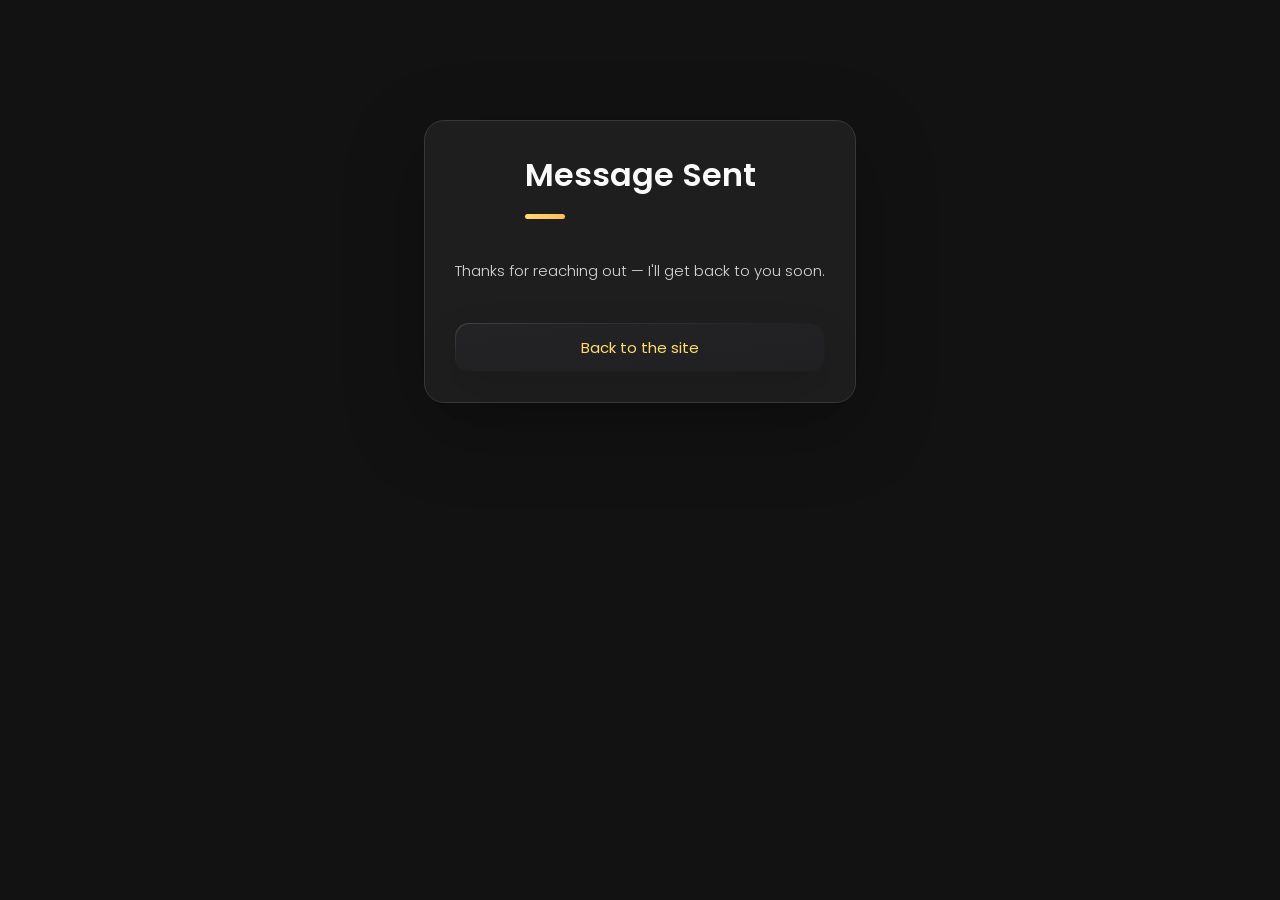
<file: thanks.html>
<!DOCTYPE html>
<html lang="en">

<head>
  <meta charset="UTF-8">
  <title>Message sent — Ruslan Muradov</title>
  <meta name="viewport" content="width=device-width, initial-scale=1.0">
  <meta name="robots" content="noindex">
  <meta name="theme-color" content="#1e1e1f">
  <link rel="icon" href="./assets/images/favicon.svg" type="image/svg+xml">
  <link rel="icon" href="./assets/images/favicon-32.png" type="image/png" sizes="32x32">
  <link rel="apple-touch-icon" href="./assets/images/apple-touch-icon.png">

  <!-- Google Analytics 4 -->
  <script async src="https://www.googletagmanager.com/gtag/js?id=G-B9YELV4HFY"></script>
  <script>
    window.dataLayer = window.dataLayer || [];
    function gtag(){dataLayer.push(arguments);}
    gtag('js', new Date());
    gtag('config', 'G-B9YELV4HFY');
  </script>


  <!-- Microsoft Clarity -->
  <script type="text/javascript">
    (function(c,l,a,r,i,t,y){
      c[a]=c[a]||function(){(c[a].q=c[a].q||[]).push(arguments)};
      t=l.createElement(r);t.async=1;t.src="https://www.clarity.ms/tag/"+i;
      y=l.getElementsByTagName(r)[0];y.parentNode.insertBefore(t,y);
    })(window, document, "clarity", "script", "y2x8iy7uvf");
  </script>

  <link rel="stylesheet" href="./assets/css/style.css?v=20">
</head>

<body>

  <main>
    <article class="about active" style="margin: 60px auto; max-width: 520px; text-align: center;">
      <header>
        <h1 class="h2 article-title" style="display: inline-block;">Message sent</h1>
      </header>

      <section class="about-text" style="margin-top: 20px;">
        <p>Thanks for reaching out — I'll get back to you soon.</p>
      </section>

      <a class="linkedin-btn" href="./" style="margin-top: 10px;">
        <span>Back to the site</span>
      </a>
    </article>
  </main>

</body>

</html>
</file>
<file: assets/css/style.css>
/*-----------------------------------*\
  #FONTS (self-hosted Poppins, latin subset)
\*-----------------------------------*/

@font-face {
  font-family: 'Poppins';
  font-style: normal;
  font-weight: 300;
  font-display: swap;
  src: url('../fonts/poppins-v24-latin-300.woff2') format('woff2');
}

@font-face {
  font-family: 'Poppins';
  font-style: normal;
  font-weight: 400;
  font-display: swap;
  src: url('../fonts/poppins-v24-latin-regular.woff2') format('woff2');
}

@font-face {
  font-family: 'Poppins';
  font-style: normal;
  font-weight: 500;
  font-display: swap;
  src: url('../fonts/poppins-v24-latin-500.woff2') format('woff2');
}

@font-face {
  font-family: 'Poppins';
  font-style: normal;
  font-weight: 600;
  font-display: swap;
  src: url('../fonts/poppins-v24-latin-600.woff2') format('woff2');
}

/*-----------------------------------*\
  #style.css
\*-----------------------------------*/


/*-----------------------------------*\
  #CUSTOM PROPERTY
\*-----------------------------------*/

:root {

    /**
     * colors
     */
  
    /* gradient */
  
    --bg-gradient-onyx: linear-gradient(
      to bottom right, 
      hsl(0, 0%, 35%) 3%, 
      hsl(0, 0%, 45%) 97%
    );
    --bg-gradient-jet: linear-gradient(
      to bottom right, 
      hsla(240, 1%, 18%, 0.251) 0%, 
      hsla(240, 2%, 11%, 0) 100%
    ), hsl(240, 2%, 13%);
    --bg-gradient-yellow-1: linear-gradient(
      to bottom right, 
      hsl(45, 100%, 71%) 0%, 
      hsla(36, 100%, 69%, 0) 50%
    );
    --bg-gradient-yellow-2: linear-gradient(
      135deg, 
      hsla(45, 100%, 71%, 0.251) 0%, 
      hsla(35, 100%, 68%, 0) 59.86%
    ), hsl(240, 2%, 13%);
    --border-gradient-onyx: linear-gradient(
      to bottom right, 
      hsl(0, 0%, 25%) 0%, 
      hsla(0, 0%, 25%, 0) 50%
    );
    --text-gradient-yellow: linear-gradient(
      to right, 
      hsl(45, 100%, 72%), 
      hsl(35, 100%, 68%)
    );
  
    /* solid */
  
    --jet: hsl(0, 0%, 22%);
    --onyx: hsl(240, 1%, 17%);
    --eerie-black-1: hsl(240, 2%, 13%);
    --eerie-black-2: hsl(240, 2%, 12%);
    --smoky-black: hsl(0, 0%, 7%);
    --white-1: hsl(0, 0%, 100%);
    --white-2: hsl(0, 0%, 98%);
    --orange-yellow-crayola: hsl(45, 100%, 72%);
    --vegas-gold: hsl(45, 54%, 58%);
    --light-gray: hsl(0, 0%, 84%);
    --light-gray-70: hsla(0, 0%, 84%, 0.7);
    --bittersweet-shimmer: hsl(0, 43%, 51%);
  
    /**
     * typography
     */
  
    /* font-family */
    --ff-poppins: 'Poppins', sans-serif;
  
    /* font-size */
    --fs-1: 24px;
    --fs-2: 18px;
    --fs-3: 17px;
    --fs-4: 16px;
    --fs-5: 15px;
    --fs-6: 14px;
    --fs-7: 13px;
    --fs-8: 11px;
  
    /* font-weight */
    --fw-300: 300;
    --fw-400: 400;
    --fw-500: 500;
    --fw-600: 600;
  
    /**
     * shadow
     */
    
    --shadow-1: -4px 8px 24px hsla(0, 0%, 0%, 0.25);
    --shadow-2: 0 16px 30px hsla(0, 0%, 0%, 0.25);
    --shadow-3: 0 16px 40px hsla(0, 0%, 0%, 0.25);
    --shadow-4: 0 25px 50px hsla(0, 0%, 0%, 0.15);
    --shadow-5: 0 24px 80px hsla(0, 0%, 0%, 0.25);
  
    /**
     * transition
     */
  
    --transition-1: 0.25s ease;
    --transition-2: 0.5s ease-in-out;
  
  }
  
  
  
  
  
  /*-----------------------------------*\
    #RESET
  \*-----------------------------------*/
  
  *, *::before, *::after {
    margin: 0;
    padding: 0;
    box-sizing: border-box;
  }
  
  a { text-decoration: none; }
  
  li { list-style: none; }
  
  img, ion-icon, a, button, time, span { display: block; }
  
  button {
    font: inherit;
    background: none;
    border: none;
    text-align: left;
    cursor: pointer;
  }
  
  input, textarea {
    display: block;
    width: 100%;
    background: none;
    font: inherit;
  }
  
  ::selection {
    background: var(--orange-yellow-crayola);
    color: var(--smoky-black);
  }
  
  :focus { outline-color: var(--orange-yellow-crayola); }
  
  html { font-family: var(--ff-poppins); }
  
  body { background: var(--smoky-black); }
  
  
  
  
  
  /*-----------------------------------*\
    #REUSED STYLE
  \*-----------------------------------*/
  
  .sidebar,
  article {
    background: var(--eerie-black-2);
    border: 1px solid var(--jet);
    border-radius: 20px;
    padding: 15px;
    box-shadow: var(--shadow-1);
    z-index: 1;
  }
  
  .separator {
    width: 100%;
    height: 1px;
    background: var(--jet);
    margin: 16px 0;
  }
  
  .icon-box {
    position: relative;
    background: var(--border-gradient-onyx);
    width: 30px;
    height: 30px;
    border-radius: 8px;
    display: flex;
    justify-content: center;
    align-items: center;
    font-size: 16px;
    color: var(--orange-yellow-crayola);
    box-shadow: var(--shadow-1);
    z-index: 1;
  }
  
  .icon-box::before {
    content: "";
    position: absolute;
    inset: 1px;
    background: var(--eerie-black-1);
    border-radius: inherit;
    z-index: -1;
  }
  
.icon-box .ic { width: 18px; height: 18px; }


.contacts-list:not(.contacts-list-page) .icon-box {
  animation: contact-glow 10s ease-in-out infinite;
  box-shadow: 0 0 0 rgba(255, 255, 255, 0.05);
}

.contacts-list:not(.contacts-list-page) .contact-item:nth-child(1) .icon-box { animation-delay: 0s; }
.contacts-list:not(.contacts-list-page) .contact-item:nth-child(2) .icon-box { animation-delay: 1.5s; }
.contacts-list:not(.contacts-list-page) .contact-item:nth-child(3) .icon-box { animation-delay: 3s; }

@keyframes contact-glow {
  0%, 100% {
    box-shadow: 0 0 0 rgba(255, 255, 255, 0);
    color: var(--orange-yellow-crayola);
    transform: scale(1);
  }
  30% {
    box-shadow: 0 0 6px rgba(255, 255, 255, 0.35);
    color: #f5f5f5;
    transform: scale(1.02);
  }
  60% {
    box-shadow: 0 0 3px rgba(255, 255, 255, 0.15);
    color: var(--orange-yellow-crayola);
    transform: scale(1.005);
  }
}
  
  article { display: none; }
  
  article.active {
    display: block;
    animation: fade 0.5s ease backwards;
  }
  
  @keyframes fade {
    0% { opacity: 0; }
    100% { opacity: 1; }
  }
  
  .h2,
  .h3,
  .h4,
  .h5 {
    color: var(--white-2);
    text-transform: capitalize;
  }

  .h2 span,
  .h3 span,
  .h4 span { display: inline; }
  
  .h2 { font-size: var(--fs-1); }
  
  .h3 { font-size: var(--fs-2); }
  
  .h4 { font-size: var(--fs-4); }
  
  .h5 {
    font-size: var(--fs-7);
    font-weight: var(--fw-500);
  }
  
  .article-title {
    position: relative;
    padding-bottom: 7px;
  }
  
  .article-title::after {
    content: "";
    position: absolute;
    bottom: 0;
    left: 0;
    width: 30px;
    height: 3px;
    background: var(--text-gradient-yellow);
    border-radius: 3px;
  }
  
  .has-scrollbar::-webkit-scrollbar {
    width: 5px; /* for vertical scrollbar */
    height: 10px; /* for horizontal scrollbar */
  }
  
  .has-scrollbar::-webkit-scrollbar-track {
    background: var(--onyx);
    border-radius: 5px;
  }
  
  .has-scrollbar::-webkit-scrollbar-thumb {
    background: var(--orange-yellow-crayola);
    border-radius: 10px;
  }
  
  .has-scrollbar::-webkit-scrollbar-button { width: 20px; }
  
  .content-card {
    position: relative;
    background: var(--border-gradient-onyx);
    display: grid;
    grid-template-columns: 56px minmax(0, 1fr) auto;
    grid-template-areas:
      "logo title arrow"
      "logo role arrow";
    align-items: center;
    column-gap: 16px;
    row-gap: 3px;
    padding: 16px 18px;
    border-radius: 14px;
    box-shadow: var(--shadow-2);
    cursor: pointer;
    z-index: 1;
    transition: transform 0.35s cubic-bezier(0.22, 0.61, 0.36, 1), box-shadow 0.35s ease;
  }

  .content-card:hover {
    transform: translateY(-3px);
    box-shadow: var(--shadow-3);
  }
  
  .content-card::before {
    content: "";
    position: absolute;
    inset: 1px;
    background: var(--bg-gradient-jet);
    border-radius: inherit;
    z-index: -1;
  }
  
  
  
  
  
  /*-----------------------------------*\
    #MAIN
  \*-----------------------------------*/
  
  main {
    margin: 15px 12px;
    margin-bottom: 75px;
    min-width: 259px;
  }
  
  
  
  
  
  /*-----------------------------------*\
    #SIDEBAR
  \*-----------------------------------*/
  
  .sidebar {
    margin-bottom: 15px;
    max-height: 175px; /* includes the CTA row */
    overflow: clip;
    transition: var(--transition-2);
  }

  .sidebar.active { max-height: 535px; }
  
  .sidebar-info {
    position: relative;
    display: flex;
    justify-content: flex-start;
    align-items: center;
    gap: 15px;
  }
  
  .avatar-box {
    background: var(--bg-gradient-onyx);
    border-radius: 20px;
  }

  .avatar-box img {
    height: auto;
    border-radius: inherit;
  }
  
  .info-content .name {
    color: var(--white-2);
    font-size: var(--fs-3);
    font-weight: var(--fw-500);
    letter-spacing: -0.25px;
    margin-bottom: 10px;
  }
  
  .info-content { min-width: 0; }

  .info-content .title {
    color: var(--white-1);
    background: var(--onyx);
    font-size: var(--fs-8);
    font-weight: var(--fw-400);
    width: fit-content;
    max-width: 100%;
    padding: 4px 12px;
    border-radius: 8px;
  }

  .title-company {
    color: var(--vegas-gold);
    font-size: var(--fs-8);
    font-weight: var(--fw-300);
    letter-spacing: 0.5px;
    margin-top: 6px;
    padding-left: 2px;
  }
  
  .info_more-btn {
    position: absolute;
    top: -15px;
    right: -15px;
    border-radius: 0 15px;
    font-size: 13px;
    color: var(--orange-yellow-crayola);
    background: var(--border-gradient-onyx);
    padding: 10px;
    box-shadow: var(--shadow-2);
    transition: var(--transition-1);
    z-index: 1;
  }
  
  .info_more-btn::before {
    content: "";
    position: absolute;
    inset: 1px;
    border-radius: inherit;
    background: var(--bg-gradient-jet);
    transition: var(--transition-1);
    z-index: -1;
  }
  
  .info_more-btn:hover,
  .info_more-btn:focus { background: var(--bg-gradient-yellow-1); }
  
  .info_more-btn:hover::before,
  .info_more-btn:focus::before { background: var(--bg-gradient-yellow-2); }
  
  .info_more-btn span {
    display: block;
    font-size: 11px;
  }

  .info_more-btn .ic { display: none; }
  
  .sidebar-info_more {
    opacity: 0;
    visibility: hidden;
    transition: var(--transition-2);
  }
  
  .sidebar.active .sidebar-info_more {
    opacity: 1;
    visibility: visible;
  }
  
  .contacts-list {
    display: grid;
    grid-template-columns: 1fr;
    gap: 16px;
  }

  .contacts-list-page {
    display: grid;
    grid-template-columns: 1fr 1fr;
  }

  .contacts-list-page .contact-item {
    margin: 20px auto 20px auto;
  }
  .contact-item {
    min-width: 100%;
    display: flex;
    align-items: center;
    gap: 16px;
  }

  .contact-item .icon-box { flex-shrink: 0; }
  
  .contact-info {
    max-width: calc(100% - 24px);
    width: calc(100% - 24px);
    min-width: 0;
  }
  
  .contact-title {
    color: var(--light-gray-70);
    font-size: var(--fs-8);
    text-transform: uppercase;
    margin-bottom: 2px;
  }
  
  .contact-info :is(.contact-link, time, address) {
    color: var(--white-2);
    font-size: var(--fs-7);
  }

  .contact-info .contact-link {
    overflow-wrap: anywhere;
  }
  
  .contact-info address { font-style: normal; }

  
  .social-list {
    position: relative;
    display: flex;
    justify-content: flex-start;
    align-items: baseline;
    gap: 15px;
    padding-bottom: 4px;
    padding-left: 7px;
  }

  .social-list:not(.social-list-contact)::before {
    content: "";
    position: absolute;
    inset: -10px -14px -8px -14px;
    background: linear-gradient(120deg, rgba(255,255,255,0.12), rgba(255,255,255,0.02));
    border-radius: 20px;
    filter: blur(14px);
    opacity: 0;
    pointer-events: none;
    animation: social-block-glow 12s ease-in-out infinite;
  }

  .social-list-contact {
    position: relative;
    justify-content: center;
    margin: 0px 0px 10px 0px;
  }

  .social-list-contact::before {
    content: "";
    position: absolute;
    inset: -12px -18px -10px -18px;
    background: linear-gradient(120deg, rgba(255,255,255,0.12), rgba(255,255,255,0.02));
    border-radius: 24px;
    filter: blur(16px);
    opacity: 0;
    pointer-events: none;
    animation: social-block-glow 12s ease-in-out infinite;
  }
  
  .social-list:not(.social-list-contact) .social-item .social-link {
    color: var(--light-gray-70);
    font-size: 25px;
    padding: 6px;
    margin: -6px;
    display: inline-flex;
    align-items: center;
    justify-content: center;
    transition: color 0.3s ease, transform 0.3s ease;
  }
  
  .social-item .social-link svg {
    width: 1em;
    height: 1em;
    fill: currentColor;
    transition: inherit;
  }

  .social-list-contact .social-item .social-link {
    color: var(--light-gray);
    font-size: 45px;
  }

  .social-list-contact .social-item .social-link:hover {
    color: var(--white-1);
  }
  
  
  .social-item .social-link:hover { color: var(--light-gray); transform: scale(1.05); }
  

  
  
  
  /*-----------------------------------*\
    #NAVBAR
  \*-----------------------------------*/
  
  .navbar {
    position: fixed;
    bottom: 0;
    left: 0;
    width: 100%;
    background: hsla(240, 1%, 17%, 0.75);
    backdrop-filter: blur(10px);
    border: 1px solid var(--jet);
    border-radius: 12px 12px 0 0;
    box-shadow: var(--shadow-2);
    z-index: 5;
  }
  
  .navbar-list {
    display: flex;
    flex-wrap: wrap;
    justify-content: center;
    align-items: center;
    padding: 0 10px;
  }
  
  .navbar-link {
    color: var(--light-gray);
    font-size: var(--fs-8);
    padding: 20px 7px;
    transition: color var(--transition-1);
  }
  
  .navbar-link:hover,
  .navbar-link:focus { color: var(--white-1); }
  
  .navbar-link.active { color: var(--orange-yellow-crayola); }
  
  
  
  
  
  /*-----------------------------------*\
    #ABOUT
  \*-----------------------------------*/
  
  .about .article-title { margin-bottom: 15px; }
  
  .about-text {
    color: var(--light-gray);
    font-size: var(--fs-6);
    font-weight: var(--fw-300);
    line-height: 1.6;
  }
  
  .about-text p { margin-bottom: 15px; }
  
  
  
  /**
   * #service 
   */
  
  .service { margin-bottom: 35px; }
  
  .service-title { margin-bottom: 20px; }
  
  .service-list {
    display: grid;
    grid-template-columns: 1fr;
    gap: 20px;
  }
  
  .service-item {
    position: relative;
    background: var(--border-gradient-onyx);
    padding: 20px;
    border-radius: 14px;
    box-shadow: var(--shadow-2);
    z-index: 1;
  }
  
  .service-item::before {
    content: "";
    position: absolute;
    inset: 1px;
    background: var(--bg-gradient-jet);
    border-radius: inherit;
    z-index: -1;
  }
  
  .service-icon-box { margin-bottom: 10px; }


  
  .service-content-box { text-align: center; }
  
  .service-item-title { margin-bottom: 7px; }
  
  .service-item-text {
    color: var(--light-gray);
    font-size: var(--fs-6);
    font-weight: var(--fw-300);
    line-height: 1.6;
  }
  
  
  /**
   * #testimonials 
   */
  
  .testimonials { margin-bottom: 30px; }
  
  .testimonials-title { margin-bottom: 20px; }
  
  .testimonials-list {
    display: flex;
    justify-content: flex-start;
    align-items: flex-start;
    gap: 15px;
    margin: 0 -15px;
    padding: 10px 15px 25px;
    overflow-x: auto;
    scroll-behavior: smooth;
    overscroll-behavior-inline: contain;
    scroll-snap-type: inline mandatory;
  }
  
  .testimonials-item {
    min-width: 85%;
    scroll-snap-align: center;
  }
  
  .testimonials-avatar-box {
    grid-area: logo;
    background: var(--bg-gradient-onyx);
    border-radius: 14px;
    box-shadow: var(--shadow-1);
    width: 56px;
    height: 56px;
    padding: 8px;
    display: flex;
    align-items: center;
    justify-content: center;
  }
  
  .testimonials-avatar-box img {
    width: 100% !important;
    height: 100%;
    object-fit: contain;
    display: block;
  }
  
  .testimonials-item-title {
    grid-area: title;
    margin-bottom: 0;
    align-self: end;
    line-height: 1.3;
    text-transform: none;
  }
  
  .testimonials-text {
    color: var(--light-gray);
    font-size: var(--fs-6);
    font-weight: var(--fw-300);
    line-height: 1.6;
    display: -webkit-box;
    line-clamp: 4;
    -webkit-line-clamp: 4;
    -webkit-box-orient: vertical;
    overflow: hidden;
  }

  .content-card::after {
    content: "↗";
    grid-area: arrow;
    display: flex;
    align-items: center;
    justify-content: center;
    width: 34px;
    height: 34px;
    border: 1px solid var(--jet);
    border-radius: 50%;
    color: var(--orange-yellow-crayola);
    font-size: 15px;
    opacity: 0.85;
    transition: var(--transition-1);
  }

  .content-card:hover::after,
  .content-card:focus-visible::after {
    opacity: 1;
    background: var(--border-gradient-onyx);
    border-color: var(--vegas-gold);
  }

  /* cards are minimal previews: the full write-up lives in the modal */
  .content-card .testimonials-text { display: none; }

  .testimonials-role {
    grid-area: role;
    align-self: start;
    color: var(--white-2);
    font-size: var(--fs-8);
    font-weight: var(--fw-300);
    line-height: 1.45;
  }

  .testimonials-text ul { margin: 6px 0 10px; }

  .testimonials-text li::before,
  [data-modal-text] li::before,
  .timeline-item ul li::before {
    content: "– ";
    color: var(--light-gray-70);
  }

  .timeline-item ul { margin-top: 5px; }
  
  
  /**
   * #testimonials-modal
   */
  
  .modal-container {
    position: fixed;
    top: 0;
    left: 0;
    width: 100%;
    height: 100%;
    display: flex;
    justify-content: center;
    align-items: center;
    padding: 15px 12px;
    overflow-y: auto;
    overscroll-behavior: contain;
    z-index: 20;
    pointer-events: none;
    visibility: hidden;
  }
  
  .modal-container::-webkit-scrollbar { display: none; }
  
  .modal-container.active {
    pointer-events: all;
    visibility: visible;
  }
  
  .overlay {
    position: fixed;
    top: 0;
    left: 0;
    width: 100%;
    height: 100vh;
    background: hsl(0, 0%, 5%);
    opacity: 0;
    visibility: hidden;
    pointer-events: none;
    z-index: 1;
    transition: var(--transition-1);
  }
  
  .overlay.active {
    opacity: 0.8;
    visibility: visible;
    pointer-events: all;
  }
  
  .testimonials-modal {
    background: var(--eerie-black-2);
    position: relative;
    padding: 15px;
    margin: auto;
    border: 1px solid var(--jet);
    border-radius: 14px;
    box-shadow: var(--shadow-5);
    transform: scale(1.2);
    opacity: 0;
    transition: var(--transition-1);
    z-index: 2;
  }
  
  .modal-container.active .testimonials-modal {
    transform: scale(1);
    opacity: 1;
  }
  
  .modal-close-btn {
    position: absolute;
    top: 15px;
    right: 15px;
    background: var(--onyx);
    border-radius: 8px;
    width: 32px;
    height: 32px;
    display: flex;
    justify-content: center;
    align-items: center;
    color: var(--white-2);
    font-size: 18px;
    opacity: 0.7;
  }
  
  .modal-close-btn:hover,
  .modal-close-btn:focus { opacity: 1; }
  

  
  .modal-avatar-box {
    background: var(--bg-gradient-onyx);
    width: max-content;
    border-radius: 14px;
    margin-bottom: 15px;
    box-shadow: var(--shadow-2);
  }

  .modal-avatar-box img {
    width: 72px;
    height: auto;
    object-fit: contain;
    padding: 8px;
  }
  
  .modal-title { margin-bottom: 4px; }

  .modal-content .stack { color: var(--vegas-gold); }

  .modal-content p {
    color: var(--light-gray);
    font-size: var(--fs-6);
    font-weight: var(--fw-300);
    line-height: 1.6;
  }
  
  
  /*-----------------------------------*\
    #RESUME
  \*-----------------------------------*/
  
  .article-title { margin-bottom: 30px; }
  
  
  /**
   * education and experience 
   */
  
  .cv-linkedin { margin: 0 0 30px; }

  .linkedin-btn {
    position: relative;
    display: flex;
    justify-content: center;
    align-items: center;
    gap: 10px;
    width: 100%;
    background: var(--border-gradient-onyx);
    color: var(--orange-yellow-crayola);
    padding: 13px 20px;
    border-radius: 14px;
    font-size: var(--fs-6);
    font-weight: var(--fw-400);
    box-shadow: var(--shadow-3);
    z-index: 1;
    transition: transform 0.45s cubic-bezier(0.22, 0.61, 0.36, 1), box-shadow 0.45s ease;
  }

  .linkedin-btn::before {
    content: "";
    position: absolute;
    inset: 1px;
    background: var(--bg-gradient-jet);
    border-radius: inherit;
    z-index: -1;
  }

  .linkedin-btn .ic {
    width: 20px;
    height: 20px;
    transition: transform 0.45s cubic-bezier(0.22, 0.61, 0.36, 1);
  }

  .linkedin-btn::after {
    content: "";
    position: absolute;
    inset: 1px;
    background: var(--bg-gradient-yellow-2);
    border-radius: inherit;
    z-index: -1;
    opacity: 0;
    transition: opacity 0.45s ease;
  }

  .linkedin-btn:hover,
  .linkedin-btn:focus-visible {
    transform: translateY(-2px);
    box-shadow: 0 10px 32px hsla(45, 100%, 72%, 0.14), var(--shadow-3);
  }

  .linkedin-btn:hover::after,
  .linkedin-btn:focus-visible::after { opacity: 1; }

  .linkedin-btn:hover .ic { transform: scale(1.12); }

  .timeline { margin-bottom: 30px; }
  
  .timeline .title-wrapper {
    display: flex;
    align-items: center;
    gap: 15px;
    margin-bottom: 25px;
  }
  
  .timeline-list {
    font-size: var(--fs-6);
    margin-left: 45px;
  }
  
  .timeline-item { position: relative; }
  
  .timeline-item:not(:last-child) { margin-bottom: 20px; }
  
  .timeline-item-title {
    font-size: var(--fs-6);
    line-height: 1.3;
    margin-bottom: 7px;
  }
  
  .timeline-list span {
    color: var(--vegas-gold);
    font-weight: var(--fw-400);
    line-height: 1.6;
  }
  
  .timeline-item:not(:last-child)::before {
    content: "";
    position: absolute;
    top: -25px;
    left: -30px;
    width: 1px;
    height: calc(100% + 50px);
    background: var(--jet);
  }
  
  .timeline-item::after {
    content: "";
    position: absolute;
    top: 5px;
    left: -33px;
    height: 6px;
    width: 6px;
    background: var(--text-gradient-yellow);
    border-radius: 50%;
    box-shadow: 0 0 0 4px var(--jet);
  }
  
  .timeline-text {
    color: var(--light-gray);
    font-weight: var(--fw-300);
    line-height: 1.6;
  }
  
  
  /**
   * skills 
   */
  
  .skill { margin-bottom: 35px; }

  .skills-title { margin-bottom: 20px; }

  .skills-list { padding: 20px; }


  .skills-item:not(:last-child) { margin-bottom: 15px; }


  .competency-chart.content-card {
    cursor: default;
    grid-template-columns: 1fr;
    grid-template-areas: none;
    padding: 20px;
  }

  .competency-chart.content-card::after { content: none; }

  .competency-chart.content-card:hover { transform: none; box-shadow: var(--shadow-2); }

  .competency-chart {
    display: grid;
    grid-template-columns: 1fr;
    gap: 20px;
    align-items: start;
  }

  .competency-chart svg {
    width: 100%;
    max-width: 460px;
    height: auto;
    margin: 0 auto;
    display: block;
    overflow: visible;
  }

  .radar-grid { fill: none; stroke: var(--jet); stroke-width: 1; }

  .radar-ring-label {
    fill: var(--light-gray-70);
    font-family: var(--ff-poppins);
    font-size: 10px;
    letter-spacing: 0.4px;
    text-transform: uppercase;
    pointer-events: none;
  }

  .radar-axis {
    stroke: var(--jet);
    stroke-width: 1;
    transition: stroke 0.7s ease, stroke-width 0.7s ease;
  }

  .radar-axis.active {
    stroke: hsla(45, 100%, 72%, 0.45);
    stroke-width: 1.5;
  }

  .radar-progress {
    fill: none;
    stroke: var(--orange-yellow-crayola);
    stroke-width: 1.6;
    stroke-linecap: round;
    opacity: 0.6;
    transform-box: fill-box;
    transform-origin: center;
    transform: rotate(-90deg);
    transition: cx 0.75s cubic-bezier(0.4, 0, 0.2, 1), cy 0.75s cubic-bezier(0.4, 0, 0.2, 1);
  }

  .radar-progress.is-counting {
    animation: radar-countdown 5.2s linear forwards;
  }

  @keyframes radar-countdown {
    from { stroke-dashoffset: 81.68; opacity: 0.65; }
    to { stroke-dashoffset: 0; opacity: 0.3; }
  }

  .radar-shape {
    fill: hsla(45, 100%, 72%, 0.14);
    stroke: var(--orange-yellow-crayola);
    stroke-width: 2;
    stroke-linejoin: round;
    transition: fill 0.7s ease;
  }

  .radar-dot {
    fill: var(--eerie-black-1);
    stroke: var(--orange-yellow-crayola);
    stroke-width: 2;
    cursor: pointer;
    transition: fill 0.7s ease, r 0.7s cubic-bezier(0.34, 1.4, 0.64, 1), stroke-width 0.7s ease;
  }

  .radar-dot:hover,
  .radar-dot.active {
    fill: var(--orange-yellow-crayola);
    r: 7;
    stroke-width: 2.5;
  }

  .radar-label { transition: fill 0.7s ease; }

  @keyframes competency-swap {
    from { opacity: 0; transform: translateY(6px); }
    to { opacity: 1; transform: translateY(0); }
  }

  .competency-detail.is-swapping > * {
    animation: competency-swap 0.6s cubic-bezier(0.22, 0.61, 0.36, 1) both;
  }

  .competency-detail.is-swapping > *:nth-child(2) { animation-delay: 0.07s; }

  .radar-dot:focus-visible {
    fill: var(--orange-yellow-crayola);
    outline: 2px solid var(--orange-yellow-crayola);
    outline-offset: 4px;
  }

  .radar-label {
    fill: var(--light-gray);
    font-family: var(--ff-poppins);
    font-size: 11px;
    cursor: pointer;
    transition: fill 0.25s ease;
  }

  .radar-label:hover,
  .radar-label.active { fill: var(--orange-yellow-crayola); }

  .competency-detail {
    position: relative;
    background: var(--border-gradient-onyx);
    border-radius: 14px;
    padding: 20px;
    box-shadow: var(--shadow-2);
    z-index: 1;
    min-height: 172px;
  }

  .competency-detail::before {
    content: "";
    position: absolute;
    inset: 1px;
    background: var(--bg-gradient-jet);
    border-radius: inherit;
    z-index: -1;
  }

  .competency-detail-head {
    display: flex;
    align-items: center;
    justify-content: space-between;
    gap: 10px;
    margin-bottom: 8px;
  }

  .competency-detail h4 {
    color: var(--orange-yellow-crayola);
    font-size: var(--fs-6);
  }

  .competency-level {
    flex-shrink: 0;
    font-size: var(--fs-8);
    font-weight: var(--fw-500);
    text-transform: uppercase;
    letter-spacing: 0.6px;
    padding: 3px 10px;
    border-radius: 20px;
    border: 1px solid var(--jet);
    color: var(--light-gray);
  }

  .competency-level[data-level="expert"] {
    color: var(--smoky-black);
    background: var(--text-gradient-yellow);
    border-color: transparent;
  }

  .competency-level[data-level="advanced"] {
    color: var(--orange-yellow-crayola);
    border-color: var(--vegas-gold);
  }

  .competency-detail p {
    color: var(--light-gray);
    font-size: var(--fs-7);
    font-weight: var(--fw-300);
    line-height: 1.6;
  }

  @media (min-width: 580px) {
    .competency-chart.content-card {
      grid-template-columns: minmax(0, 1.15fr) minmax(0, 1fr);
      align-items: center;
    }
  }
  
  
  
  
  
  /*-----------------------------------*\
    #BLOG
  \*-----------------------------------*/
  
  .blog-posts { margin-bottom: 10px; }
  
  .blog-posts-list {
    display: grid;
    grid-template-columns: 1fr;
    gap: 20px;
  }
  
  .blog-post-item > a {
    position: relative;
    background: var(--border-gradient-onyx);
    height: 100%;
    box-shadow: var(--shadow-4);
    border-radius: 16px;
    z-index: 1;
    display: flex;
    align-items: flex-start;
    gap: 4px;
    padding: 20px 20px 20px 16px;
    transition: transform 0.35s cubic-bezier(0.22, 0.61, 0.36, 1), box-shadow 0.35s ease;
  }

  .blog-post-item > a:hover {
    transform: translateY(-3px);
    box-shadow: 0 12px 34px hsla(45, 100%, 72%, 0.07), var(--shadow-4);
  }

  .blog-icon-box {
    position: relative;
    flex-shrink: 0;
    width: 46px;
    height: 46px;
    margin-top: 2px;
    background: var(--border-gradient-onyx);
    border-radius: 12px;
    display: flex;
    align-items: center;
    justify-content: center;
    font-size: 21px;
    color: var(--orange-yellow-crayola);
    box-shadow: var(--shadow-1);
    z-index: 1;
    transition: box-shadow 0.35s ease;
  }

  .blog-icon-box::before {
    content: "";
    position: absolute;
    inset: 1px;
    background: var(--eerie-black-1);
    border-radius: inherit;
    z-index: -1;
  }

  .blog-icon-box .ic {
    width: 21px;
    height: 21px;
    transition: transform 0.35s cubic-bezier(0.22, 0.61, 0.36, 1);
  }

  .blog-post-item > a:hover .blog-icon-box {
    box-shadow: 0 0 18px hsla(45, 100%, 72%, 0.18);
  }

  .blog-post-item > a:hover .blog-icon-box .ic { transform: scale(1.12); }
  
  .blog-post-item > a::before {
    content: "";
    position: absolute;
    inset: 1px;
    border-radius: inherit;
    background: var(--eerie-black-1);
    z-index: -1;
  }
  
  .blog-content {
    padding: 0 0 0 12px;
    min-width: 0;
  }
  
  .blog-meta {
    display: flex;
    flex-wrap: wrap;
    justify-content: flex-start;
    align-items: center;
    gap: 4px 7px;
    margin-bottom: 10px;
    line-height: 1.4;
  }

  .blog-meta .dot { flex-shrink: 0; }
  
  .blog-meta :is(.blog-category, time) {
    color: var(--light-gray-70);
    font-size: var(--fs-6);
    font-weight: var(--fw-300);
  }
  
  .blog-meta .dot {
    background: var(--light-gray-70);
    width: 4px;
    height: 4px;
    border-radius: 4px;
  }
  
  .blog-item-title {
    font-size: var(--fs-4);
    margin-bottom: 8px;
    line-height: 1.35;
    text-transform: none;
    transition: var(--transition-1);
  }
  
  .blog-post-item > a:hover .blog-item-title { color: var(--orange-yellow-crayola); }
  
  .blog-text {
    color: var(--light-gray);
    font-size: var(--fs-7);
    font-weight: var(--fw-300);
    line-height: 1.6;
  }

  .blog-post-item[lang="ru"] .blog-item-title { text-transform: none; }

  .blog-byline {
    margin: -18px 0 22px;
    font-size: var(--fs-8);
    font-weight: var(--fw-300);
    color: hsla(0, 0%, 84%, 0.6);
  }

  .speaking-list {
    display: grid;
    gap: 14px;
    margin-bottom: 35px;
  }

  .speaking-item {
    position: relative;
    padding-left: 18px;
    line-height: 1.5;
  }

  .speaking-item::before {
    content: "";
    position: absolute;
    left: 0;
    top: 8px;
    width: 6px;
    height: 6px;
    border-radius: 50%;
    background: var(--text-gradient-yellow);
  }

  .speaking-title {
    display: block;
    color: var(--white-2);
    font-size: var(--fs-6);
    font-weight: var(--fw-500);
  }

  .speaking-title a {
    color: inherit;
    text-decoration: none;
    transition: color 0.2s ease;
  }

  .speaking-title a:hover,
  .speaking-title a:focus-visible {
    color: var(--orange-yellow-crayola);
  }

  .speaking-meta {
    display: block;
    color: var(--light-gray-70);
    font-size: var(--fs-7);
    font-weight: var(--fw-300);
  }

  .cv-actions {
    display: grid;
    gap: 12px;
  }

  @media (min-width: 580px) {
    .cv-actions { grid-template-columns: 1fr 1fr; }
  }

  .blog-video-card {
    position: relative;
    background: var(--border-gradient-onyx);
    border-radius: 16px;
    box-shadow: var(--shadow-4);
    z-index: 1;
    margin-bottom: 30px;
  }

  @media (min-width: 768px) {
    .blog-video-card {
      display: grid;
      grid-template-columns: minmax(0, 5fr) minmax(0, 4fr);
      align-items: center;
      column-gap: 5px;
    }

    .blog-video-card .video-frame { padding: 20px 0 20px 20px; }

    .blog-video-card .blog-content { padding: 20px 24px; }
  }

  .blog-video-card::before {
    content: "";
    position: absolute;
    inset: 1px;
    border-radius: inherit;
    background: var(--eerie-black-1);
    z-index: -1;
  }

  .video-frame { padding: 15px 15px 0; }

  .iframe-blog {
    display: block;
    width: 100%;
    aspect-ratio: 16 / 9;
    height: auto;
    border: none;
    border-radius: 12px;
  }
  
  
  
  
  /*-----------------------------------*\
    #CONTACT
  \*-----------------------------------*/
  
  
  .contact-form { margin: 20px auto 40px auto }
  
  .form-title { margin-bottom: 20px; }
  
  .input-wrapper {
    display: grid;
    grid-template-columns: 1fr;
    gap: 25px;
    margin-bottom: 25px;
  }
  
  .form-input {
    color: var(--white-2);
    font-size: var(--fs-6);
    font-weight: var(--fw-400);
    padding: 13px 20px;
    border: 1px solid var(--jet);
    border-radius: 14px;
    outline: none;
  }
  
  .form-input::placeholder {
    font-weight: var(--fw-400);
    color: var(--light-gray-70);
    opacity: 1;
  }

  .form-honey { display: none !important; }
  
  .form-input:focus { border-color: var(--orange-yellow-crayola); }
  
  textarea.form-input {
    min-height: 100px;
    height: 120px;
    max-height: 200px;
    resize: vertical;
    margin-bottom: 25px;
  }
  
  textarea.form-input::-webkit-resizer { display: none; }
  
  .form-input:focus:invalid { border-color: var(--bittersweet-shimmer); }
  
  .form-btn {
    position: relative;
    width: 100%;
    background: var(--border-gradient-onyx);
    color: var(--orange-yellow-crayola);
    display: flex;
    justify-content: center;
    align-items: center;
    gap: 10px;
    padding: 13px 20px;
    border-radius: 14px;
    font-size: var(--fs-6);
    text-transform: capitalize;
    box-shadow: var(--shadow-3);
    z-index: 1;
    transition: var(--transition-1);
  }
  
  .form-btn::before {
    content: "";
    position: absolute;
    inset: 1px;
    background: var(--bg-gradient-jet);
    border-radius: inherit;
    z-index: -1;
    transition: var(--transition-1);
  }
  

  
  .form-btn:hover { background: var(--bg-gradient-yellow-1); }
  
  .form-btn:hover::before { background: var(--bg-gradient-yellow-2); }
  
  .form-btn:disabled {
    opacity: 0.7;
    cursor: not-allowed;
  }
  
  .form-btn:disabled:hover { background: var(--border-gradient-onyx); }
  
  .form-btn:disabled:hover::before { background: var(--bg-gradient-jet); }
  
  
  
  
  
  /*-----------------------------------*\
    #RESPONSIVE
  \*-----------------------------------*/
  
  /**
   * responsive larger than 450px screen
   */
  
  @media (min-width: 450px) {
  
    /**
     * BLOG
     */

  }
  
  @media (max-width: 579.98px) {

    .contacts-list-page { grid-template-columns: 1fr; }

    .testimonials-avatar-box { padding: 10px 5px 10px 5px;}

  }
  
  
  
  
  /**
   * responsive larger than 580px screen
   */
  
  @media (min-width: 580px) {
  
    /**
     * CUSTOM PROPERTY
     */
  
    :root {
  
      /**
       * typography
       */
  
      --fs-1: 32px;
      --fs-2: 24px;
      --fs-3: 26px;
      --fs-4: 18px;
      --fs-6: 15px;
      --fs-7: 15px;
      --fs-8: 12px;
  
    }
  
  
  
    /**
     * #REUSED STYLE
     */
  
    .sidebar, article {
      width: 520px;
      margin-inline: auto;
      padding: 30px;
    }
  
    .article-title {
      font-weight: var(--fw-600);
      padding-bottom: 15px;
    }
  
    .article-title::after {
      width: 40px;
      height: 5px;
    }
  
    .icon-box {
      width: 48px;
      height: 48px;
      border-radius: 12px;
      font-size: 18px;
    }



    /**
     * #MAIN
     */

    main {
      margin-top: 60px;
      margin-bottom: 100px;
    }



    /**
     * #SIDEBAR
     */

    .sidebar {
      max-height: 250px; /* includes the CTA row */
      margin-bottom: 30px;
    }

    .sidebar.active { max-height: 730px; }
  
    .sidebar-info { gap: 25px; }
  
    .avatar-box { border-radius: 30px; }
  
    .avatar-box img { width: 120px; }
  
    .info-content .name { margin-bottom: 15px; }
  
    .info-content .title { padding: 5px 18px; }
  
    .info_more-btn {
      top: -30px;
      right: -30px;
      padding: 10px 15px;
    }
  
    .info_more-btn span {
      display: block;
      font-size: var(--fs-8);
    }
  
    .info_more-btn .ic { display: none; }
  
    .separator { margin: 32px 0; }
  
    .contacts-list { gap: 20px; }
  
    /**
     * #NAVBAR
     */
  
    .navbar { border-radius: 20px 20px 0 0; }
  
    .navbar-list { gap: 20px; }
  
    .navbar-link { --fs-8: 14px; }
  
  
  
    /**
     * #ABOUT
     */
  
    .about .article-title { margin-bottom: 20px; }
  
    .about-text { margin-bottom: 40px; }
  
    /* service */
  
    .service-item {
      display: flex;
      justify-content: flex-start;
      align-items: flex-start;
      gap: 18px;
      padding: 30px;
    }
  
    .service-icon-box {
      margin-bottom: 0;
      margin-top: 5px;
    }
  
    .service-content-box { text-align: left; }
  
    /* testimonials */
  
    .testimonials-title { margin-bottom: 25px; }
  
    .testimonials-list {
      gap: 30px;
      margin: 0 -30px;
      padding: 30px;
      padding-bottom: 35px;
    }
  
    .content-card {
      padding: 20px 24px;
      column-gap: 20px;
      grid-template-columns: 64px minmax(0, 1fr) auto;
    }

    .testimonials-avatar-box {
      width: 64px;
      height: 64px;
      padding: 10px;
      border-radius: 16px;
    }

    .testimonials-role { min-height: 38px; display: flex; align-items: center; }
  
    .testimonials-text {
      line-clamp: 4;
      -webkit-line-clamp: 4;
    }
  
    /* testimonials modal */
  
    .modal-container { padding: 20px; }
  
    .testimonials-modal {
      display: flex;
      justify-content: flex-start;
      align-items: stretch;
      gap: 25px;
      padding: 30px;
      border-radius: 20px;
    }
  
    .modal-img-wrapper {
      display: flex;
      flex-direction: column;
      align-items: center;
    }
  
    .modal-avatar-box {
      border-radius: 18px;
      margin-bottom: 0;
    }
  
    .modal-avatar-box img { width: 78px; }
  
    .modal-img-wrapper > img {
      display: block;
      flex-grow: 1;
      width: 35px;
    }
  
    /**
     * #RESUME
     */
  
    .timeline-list { margin-left: 65px; }
  
    .timeline-item:not(:last-child)::before { left: -40px; }
  
    .timeline-item::after {
      height: 8px;
      width: 8px;
      left: -43px;
    }
  
    .skills-item:not(:last-child) { margin-bottom: 25px; }
  
  
  
    /**
     * BLOG
     */

    .blog-posts-list { gap: 25px; }
  
  
  
    /**
     * #CONTACT
     */
  
    .input-wrapper {
      gap: 30px;
      margin-bottom: 30px;
    }
  
    .form-input { padding: 15px 20px; }
  
    textarea.form-input { margin-bottom: 30px; }
  
    .form-btn {
      --fs-6: 16px;
      padding: 16px 20px;
    }
  
    .form-btn ion-icon { font-size: 18px; }
  
  }
  
  
  
  
  
  /**
   * responsive larger than 768px screen
   */
  
  @media (min-width: 768px) {
  
    /**
     * REUSED STYLE
     */
  
    .sidebar, article { width: 700px; }
  
    .has-scrollbar::-webkit-scrollbar-button { width: 100px; }
  
  
  
    /**
     * SIDEBAR
     */
  
    .contacts-list {
      grid-template-columns: 1fr 1fr;
      gap: 30px 15px;
    }
  
  
  
    /**
     * NAVBAR
     */
  
    .navbar-link { --fs-8: 15px; }
  
  
  
    /**
     * ABOUT
     */
  
    /* testimonials modal */
  
    .testimonials-modal {
      gap: 35px;
      max-width: 680px;
    }
  
  
  
    /**
     * BLOG
     */

    .article-title { padding-bottom: 20px; }

    .video-frame { padding: 25px 25px 0; }

    .blog-posts-list { grid-template-columns: 1fr 1fr; }
  
  
  
    /**
     * CONTACT
     */
  
    .input-wrapper { grid-template-columns: 1fr 1fr; }
  
    .form-btn {
      width: max-content;
      margin-left: auto;
    }
    
  }
  
  
  
  
  
  /**
   * responsive larger than 1024px screen
   */
  
  @media (min-width: 1024px) {
  
    /**
     * CUSTOM PROPERTY
     */
  
    :root {
  
      /**
      * shadow
      */
  
      --shadow-1: -4px 8px 24px hsla(0, 0%, 0%, 0.125);
      --shadow-2: 0 16px 30px hsla(0, 0%, 0%, 0.125);
      --shadow-3: 0 16px 40px hsla(0, 0%, 0%, 0.125);
  
    }
  
  
  
    /**
     * REUSED STYLE
     */
  
    .sidebar, article {
      width: 950px;
      box-shadow: var(--shadow-5);
    }
  
  
  
    /**
     * MAIN 
     */
  
    main { margin-bottom: 60px; }
  
    .main-content {
      position: relative;
      width: max-content;
      margin: auto;
    }
  
  
  
    /**
     * NAVBAR
     */
  
    .navbar {
      position: sticky;
      bottom: auto;
      top: 0;
      left: auto;
      right: auto;
      width: 100%;
      background: var(--eerie-black-2);
      border: 1px solid var(--jet);
      border-radius: 20px 20px 0 0;
      padding: 0 30px;
      box-shadow: none;
    }

    .navbar-list {
      gap: 30px;
      padding: 0;
      justify-content: flex-end;
    }

    .navbar-link {
      font-weight: var(--fw-500);
      padding: 18px 7px;
    }

    /* the article fuses with the navbar; the navbar's bottom border is the thin divider */
    .main-content article {
      border-top: none;
      border-radius: 0 0 20px 20px;
    }
  
  
  
    /**
     * ABOUT
     */
  
    /* service */
  
    .service-list {
      grid-template-columns: 1fr 1fr;
      gap: 20px 25px;
    }
  
    /* testimonials: wrap into a 2-column grid so all projects are visible */

    .testimonials-list {
      flex-wrap: wrap;
      overflow-x: visible;
    }

    .testimonials-item {
      min-width: calc(50% - 15px);
      width: calc(50% - 15px);
      display: flex;
    }

    .testimonials-list {
      align-items: stretch;
      padding-bottom: 10px;
    }

    .testimonials-item .content-card { width: 100%; }


  
  
  
    /**
     * BLOG
     */
  
  }
  
  
  
  
  
  /**
   * responsive larger than 1250px screen
   */
  
  @media (min-width: 1250px) {
  
    /**
     * RESET
     */
  
    body::-webkit-scrollbar { width: 20px; }
  
    body::-webkit-scrollbar-track { background: var(--smoky-black); }
  
    body::-webkit-scrollbar-thumb {
      border: 5px solid var(--smoky-black);
      background: hsla(0, 0%, 100%, 0.1);
      border-radius: 20px;
      box-shadow: inset 1px 1px 0 hsla(0, 0%, 100%, 0.11),
                  inset -1px -1px 0 hsla(0, 0%, 100%, 0.11);
    }
  
    body::-webkit-scrollbar-thumb:hover { background: hsla(0, 0%, 100%, 0.15); }
  
    body::-webkit-scrollbar-button { height: 60px; }
  
  
  
    /**
     * REUSED STYLE
     */
  
    .sidebar, article { width: auto; }
  
    article { min-height: 100%; }
  
  
  
    /**
     * MAIN
     */
  
    main {
      max-width: 1200px;
      margin-inline: auto;
      display: flex;
      justify-content: center;
      align-items: stretch;
      gap: 25px;
    }
  
    .main-content {
      min-width: 75%;
      width: 75%;
      margin: 0;
    }
  
  
  
    /**
     * SIDEBAR
     */
  
    .sidebar {
      position: sticky;
      top: 60px;
      max-height: max-content;
      height: 100%;
      margin-bottom: 0;
      padding-top: 60px;
      z-index: 1;
    }
  
    .sidebar-info { flex-direction: column; }
  
    .avatar-box img { width: 150px; }
  
    .info-content .name {
      white-space: nowrap;
      text-align: center;
    }
  
    .title-badge {
      display: flex;
      flex-direction: column;
      align-items: center;
    }

    .info-content .title { margin: 0 auto; }

    .title-company { padding-left: 0; text-align: center; }
  
    .info_more-btn { display: none; }
  
    .sidebar-info_more {
      opacity: 1;
      visibility: visible;
    }
  
    .contacts-list { grid-template-columns: 1fr; }
  
    .contact-info :is(.contact-link) { overflow-wrap: anywhere; }
  
    .contact-info :is(.contact-link, time, address) {
      --fs-7: 14px;
      font-weight: var(--fw-300);
    }
  
    .separator:last-of-type {
      margin: 15px 0;
      opacity: 0;
    }
  
    .social-list { justify-content: center; }
  
  
  
    /**
       * RESUME
       */
  
    .timeline-text { max-width: 700px; }

  
  }

@keyframes social-block-glow {
  0%, 100% { opacity: 0; }
  20% { opacity: 0.35; }
  40% { opacity: 0.12; }
  70% { opacity: 0; }
}

/*-----------------------------------*\
  #REDUCED MOTION
\*-----------------------------------*/

@media (prefers-reduced-motion: reduce) {
  *,
  *::before,
  *::after {
    animation-duration: 0.01ms !important;
    animation-iteration-count: 1 !important;
    transition-duration: 0.01ms !important;
    scroll-behavior: auto !important;
  }

  .testimonials-list { scroll-behavior: auto; }
}

/*-----------------------------------*\
  #INLINE ICONS
\*-----------------------------------*/

.ic { width: 1em; height: 1em; display: block; flex-shrink: 0; }

.service-icon-box .ic { width: 34px; height: 34px; color: var(--orange-yellow-crayola); margin: auto; }

.blog-icon-box .ic { width: 21px; height: 21px; }

.linkedin-btn .ic { width: 20px; height: 20px; }

.form-btn .ic { width: 16px; height: 16px; }

.modal-close-btn .ic { width: 18px; height: 18px; }

.social-link .ic { width: 1em; height: 1em; }

/*-----------------------------------*\
  #CTA — "Get in touch" buttons and end-of-tab banner
\*-----------------------------------*/

.cta-btn {
  display: inline-flex;
  justify-content: center;
  align-items: center;
  padding: 11px 16px;
  border-radius: 12px;
  font-size: var(--fs-7);
  font-weight: var(--fw-500);
  white-space: nowrap;
  text-align: center;
  transition: var(--transition-1);
}

.cta-btn-primary {
  background: var(--orange-yellow-crayola);
  color: var(--eerie-black-1);
  box-shadow: var(--shadow-2);
}

.cta-btn-primary:hover { filter: brightness(1.08); }

.cta-btn-secondary {
  color: var(--orange-yellow-crayola);
  border: 1px solid var(--jet);
}

.cta-btn-secondary:hover { border-color: var(--orange-yellow-crayola); }

.cta-btn:focus-visible {
  outline: 2px solid var(--orange-yellow-crayola);
  outline-offset: 2px;
}

.sidebar-cta {
  display: flex;
  gap: 10px;
  margin-top: 15px;
}

.sidebar-cta .cta-btn { flex: 1 1 0; }

.cta-banner {
  position: relative;
  display: flex;
  flex-direction: column;
  align-items: flex-start;
  gap: 15px;
  margin-top: 30px;
  padding: 20px;
  border-radius: 14px;
  background: var(--border-gradient-onyx);
  box-shadow: var(--shadow-2);
  z-index: 1;
}

.cta-banner::before {
  content: "";
  position: absolute;
  inset: 1px;
  border-radius: inherit;
  background: var(--bg-gradient-jet);
  z-index: -1;
}

.cta-banner-title {
  color: var(--white-2);
  margin-bottom: 6px;
}

.cta-banner-text {
  color: var(--light-gray);
  font-size: var(--fs-6);
  font-weight: var(--fw-300);
  line-height: 1.6;
}

@media (min-width: 580px) {
  .sidebar-cta { margin-top: 25px; max-width: 360px; }

  .cta-btn { font-size: var(--fs-6); padding: 12px 20px; }

  .cta-banner {
    flex-direction: row;
    align-items: center;
    justify-content: space-between;
    gap: 25px;
    padding: 25px 30px;
  }
}

@media (min-width: 1250px) {
  /* stacked so the narrow sidebar keeps its width */
  .sidebar-cta { flex-direction: column; margin-top: 20px; max-width: none; }

  .sidebar-cta .cta-btn { padding: 11px 10px; font-size: var(--fs-7); }
}

/*-----------------------------------*\
  #CONTACT MENU — channel picker opened by "Get in touch"
\*-----------------------------------*/

.contact-menu {
  width: min(420px, calc(100% - 30px));
  margin: auto;
  padding: 0;
  border: 1px solid var(--jet);
  border-radius: 20px;
  background: var(--eerie-black-2);
  color: var(--white-2);
  box-shadow: var(--shadow-5);
}

.contact-menu::backdrop { background: hsla(0, 0%, 5%, 0.8); }

.contact-menu-inner { padding: 22px; }

.contact-menu-header {
  display: flex;
  justify-content: space-between;
  align-items: center;
  margin-bottom: 6px;
}

.contact-menu-title { color: var(--white-2); }

.contact-menu-close {
  color: var(--light-gray);
  font-size: 24px;
  line-height: 1;
  padding: 4px 10px;
  border-radius: 8px;
  transition: var(--transition-1);
}

.contact-menu-close:hover { color: var(--white-2); background: var(--onyx); }

.contact-menu-text {
  color: var(--light-gray-70);
  font-size: var(--fs-6);
  margin-bottom: 16px;
}

.contact-menu-list {
  display: grid;
  gap: 10px;
}

.contact-menu-item {
  display: flex;
  align-items: center;
  gap: 14px;
  width: 100%;
  padding: 12px 14px;
  border: 1px solid var(--jet);
  border-radius: 14px;
  color: var(--white-2);
  transition: var(--transition-1);
}

.contact-menu-item:hover,
.contact-menu-item:focus-visible {
  border-color: var(--orange-yellow-crayola);
  background: var(--onyx);
  outline: none;
}

.contact-menu-icon {
  width: 22px;
  height: 22px;
  flex-shrink: 0;
  color: var(--orange-yellow-crayola);
}

.contact-menu-label {
  display: flex;
  flex-direction: column;
  gap: 2px;
  font-size: var(--fs-6);
  font-weight: var(--fw-500);
}

.contact-menu-label small {
  color: var(--light-gray-70);
  font-size: var(--fs-7);
  font-weight: var(--fw-300);
}

/* phones: bottom sheet */
@media (max-width: 579.98px) {
  .contact-menu {
    width: 100%;
    max-width: 100%;
    margin: auto 0 0;
    border-radius: 20px 20px 0 0;
    border-bottom: none;
  }

  .contact-menu-inner { padding: 22px 18px 28px; }
}
</file>
